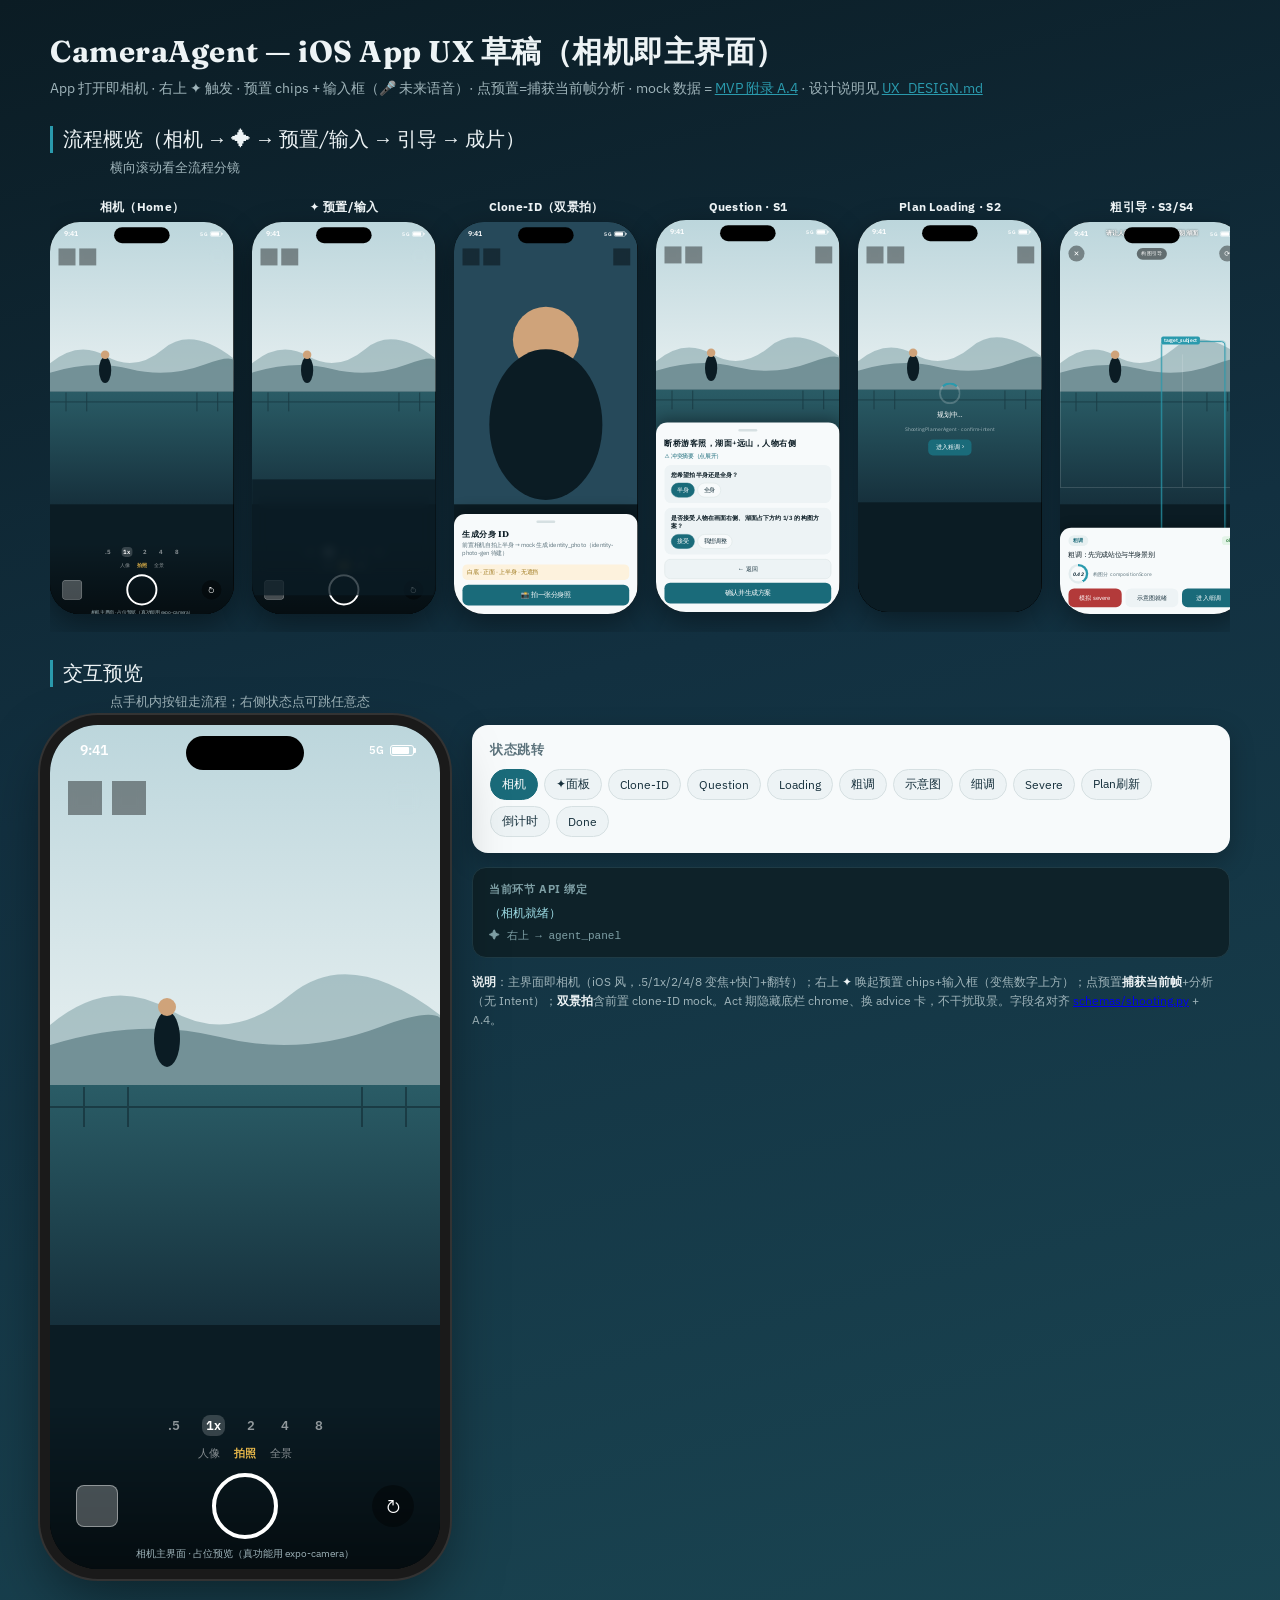
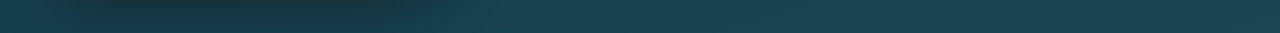
<file: docs/ui/ios_app_ux.html>
<!DOCTYPE html>
<html lang="zh-CN">
<head>
<meta charset="UTF-8">
<meta name="viewport" content="width=device-width,initial-scale=1">
<title>CameraAgent iOS App — UX 草稿（相机即主界面）</title>
<link rel="preconnect" href="https://fonts.googleapis.com">
<link rel="preconnect" href="https://fonts.gstatic.com" crossorigin>
<link href="https://fonts.googleapis.com/css2?family=Fraunces:opsz,wght@9..144,500;9..144,700&family=IBM+Plex+Sans:wght@400;500;600&display=swap" rel="stylesheet">
<style>
  :root{
    --ink:#0b1c24; --ink-soft:#16303c; --lake:#1a6b7a; --lake-bright:#2a9aad;
    --sun:#e8b84a; --danger:#b33a3a; --mist:#edf3f5; --paper:#f7fafb;
    --muted:#5c737c; --line:#d6e0e2;
    --font-display:"Fraunces",Georgia,serif;
    --font-body:"IBM Plex Sans",system-ui,-apple-system,sans-serif;
  }
  *{box-sizing:border-box;margin:0;padding:0}
  body{font-family:var(--font-body);background:linear-gradient(165deg,#0b1c24 0%,#123040 42%,#1a4552 100%);color:var(--ink);min-height:100vh;padding:32px 16px 64px}
  .wrap{max-width:1180px;margin:0 auto}
  header.page{color:var(--mist);margin-bottom:28px}
  header.page h1{font-family:var(--font-display);font-weight:700;font-size:30px;letter-spacing:.5px}
  header.page p{color:#9fb4ba;margin-top:6px;font-size:14px}
  header.page a{color:var(--lake-bright)}
  .sec-title{font-family:var(--font-display);color:var(--mist);font-size:20px;margin:28px 0 14px;border-left:3px solid var(--lake-bright);padding-left:10px}
  .sec-sub{color:#9fb4ba;font-size:13px;margin:-8px 0 14px 60px}

  /* phone shell */
  #storyboard{display:flex;gap:18px;overflow-x:auto;padding:8px 2px 18px;scroll-snap-type:x mandatory}
  .mini-wrap{scroll-snap-align:start;flex:0 0 auto}
  .mini-cap{color:#9fb4ba;font-size:12px;text-align:center;margin-bottom:6px;letter-spacing:.3px}
  .mini-cap b{color:var(--mist)}
  .mini-shell{width:184px;height:392px;overflow:hidden;border-radius:30px;background:#000;box-shadow:0 10px 30px rgba(0,0,0,.4)}
  .phone{width:390px;height:844px;background:#000;border-radius:48px;position:relative;overflow:hidden;
         box-shadow:0 0 0 10px #1a1a1a,0 0 0 12px #333,0 24px 60px rgba(0,0,0,.5)}
  .mini-shell .phone{transform:scale(.471);transform-origin:top left}
  .screen{position:absolute;inset:0;background:#000;overflow:hidden;display:flex;flex-direction:column}

  /* status bar + island */
  .statusbar{height:50px;flex:0 0 auto;display:flex;align-items:center;justify-content:space-between;
             padding:0 26px 0 30px;color:#fff;font-size:14px;font-weight:600;z-index:30;position:absolute;top:0;left:0;right:0}
  .statusbar .r{display:flex;gap:6px;align-items:center}
  .island{position:absolute;top:11px;left:50%;transform:translateX(-50%);width:118px;height:34px;background:#000;border-radius:20px;z-index:31}
  .statusbar .bat{width:24px;height:11px;border:1.5px solid #fff;border-radius:3px;position:relative}
  .statusbar .bat::after{content:"";position:absolute;right:-3px;top:2px;width:2px;height:5px;background:#fff;border-radius:0 1px 1px 0}
  .statusbar .bat i{display:block;height:7px;margin:1px;background:#fff;border-radius:1px}

  /* camera + chrome (iOS Camera-like) */
  .cam{flex:1 1 auto;position:relative;overflow:hidden;background:#0b1c24}
  .cam .scene{position:absolute;inset:0}
  .camtop{position:absolute;top:50px;left:0;right:0;height:46px;display:flex;align-items:center;justify-content:space-between;padding:0 18px;z-index:20}
  .camtop .ico{width:34px;height:34px;border-radius:50%;background:rgba(0,0,0,.4);display:flex;align-items:center;justify-content:center;color:#fff;font-size:15px;backdrop-filter:blur(4px)}
  .camtop .left{display:flex;gap:10px}
  .camtop .agent{background:linear-gradient(135deg,var(--lake-bright),var(--lake));box-shadow:0 0 0 2px rgba(255,255,255,.25)}
  .chrome{position:absolute;left:0;right:0;bottom:0;padding:8px 18px 30px;z-index:18;display:flex;flex-direction:column;gap:10px;
          background:linear-gradient(180deg,transparent,rgba(0,0,0,.55))}
  .zoom-row{display:flex;justify-content:center;gap:18px;color:#fff;font-size:13px;font-weight:600}
  .zoom-row span{opacity:.55;cursor:pointer;padding:2px 4px}
  .zoom-row span.on{opacity:1;background:rgba(255,255,255,.18);border-radius:8px}
  .mode-row{display:flex;justify-content:center;gap:14px;color:#fff;font-size:11px}
  .mode-row span{opacity:.5}
  .mode-row span.on{opacity:1;color:var(--sun);font-weight:600}
  .shutter-row{display:flex;align-items:center;justify-content:space-between;padding:0 8px;margin-top:2px}
  .thumb{width:42px;height:42px;border-radius:8px;background:rgba(255,255,255,.25);border:1px solid rgba(255,255,255,.4)}
  .shutter{width:66px;height:66px;border-radius:50%;border:4px solid #fff;background:transparent}
  .flip{width:42px;height:42px;border-radius:50%;background:rgba(0,0,0,.4);color:#fff;display:flex;align-items:center;justify-content:center;font-size:18px}

  /* agent panel (above zoom) */
  .agent-panel{position:absolute;left:14px;right:14px;bottom:96px;z-index:25;
               background:rgba(11,28,36,.78);backdrop-filter:blur(10px);border:1px solid rgba(255,255,255,.12);
               border-radius:18px;padding:12px 12px 10px;box-shadow:0 8px 24px rgba(0,0,0,.4)}
  .ap-head{display:flex;align-items:center;justify-content:space-between;margin-bottom:8px}
  .ap-head .t{color:#cfe0e3;font-size:12px;font-weight:600;letter-spacing:.3px}
  .ap-head .x{color:#9fb4ba;font-size:16px;cursor:pointer;width:24px;height:24px;display:flex;align-items:center;justify-content:center}
  .presets{display:flex;gap:8px;margin-bottom:8px}
  .presets .p{flex:1;text-align:center;font-size:13px;font-weight:600;color:#fff;border:1px solid rgba(255,255,255,.25);
              border-radius:10px;padding:9px 0;cursor:pointer;background:rgba(255,255,255,.06)}
  .presets .p:hover{background:rgba(42,154,173,.25);border-color:var(--lake-bright)}
  .presets .p .d{display:block;font-size:9px;font-weight:400;opacity:.6;margin-top:2px}
  .input-row{display:flex;align-items:center;gap:8px;background:rgba(255,255,255,.08);border:1px solid rgba(255,255,255,.15);
             border-radius:10px;padding:6px 8px}
  .input-row input{flex:1;background:transparent;border:none;outline:none;color:#fff;font-family:var(--font-body);font-size:13px}
  .input-row input::placeholder{color:#7a929a}
  .input-row .voice{color:#7a929a;font-size:16px;cursor:not-allowed}
  .input-row .send{color:var(--lake-bright);font-size:18px;cursor:pointer;width:28px;text-align:center}
  .ap-hint{text-align:center;color:#5c7d83;font-size:10px;margin-top:6px}

  /* overlay */
  .ov{position:absolute;inset:0;pointer-events:none;z-index:15}
  .ov .rotv{position:absolute;top:33.33%;bottom:33.33%;left:0;width:1px;background:rgba(255,255,255,.3)}
  .ov .roth{position:absolute;left:33.33%;right:33.33%;top:0;height:1px;background:rgba(255,255,255,.3)}
  .ov .rotv2{left:66.66%} .ov .roth2{top:66.66%;left:0;right:0}
  .ov .bbox{position:absolute;border:2px solid var(--lake-bright);border-radius:8px;box-shadow:0 0 0 2px rgba(42,154,173,.25)}
  .ov .bbox .lbl{position:absolute;top:-12px;left:-2px;background:var(--lake-bright);color:#fff;font-size:10px;padding:2px 6px;border-radius:4px;font-weight:600}
  .ov .txt{position:absolute;left:0;right:0;text-align:center;color:#fff;font-size:13px;font-weight:600;text-shadow:0 1px 4px rgba(0,0,0,.7);padding:0 16px}
  .ov .txt.top{top:14px} .ov .txt.bottom{bottom:14px}
  .ov .arrow{position:absolute;left:30%;top:46%;color:var(--sun)}
  .ov .refimg{position:absolute;inset:0;opacity:.35}
  .pip{position:absolute;top:108px;right:14px;width:96px;height:96px;border-radius:12px;overflow:hidden;border:2px solid rgba(255,255,255,.7);box-shadow:0 6px 16px rgba(0,0,0,.4);z-index:22}
  .pip .tag{position:absolute;bottom:0;left:0;right:0;background:rgba(0,0,0,.55);color:#fff;font-size:9px;text-align:center;padding:2px}

  /* act top bar (chrome hidden) */
  .acttop{position:absolute;top:50px;left:0;right:0;display:flex;align-items:center;justify-content:space-between;padding:0 18px;z-index:20}
  .acttop .ico{width:34px;height:34px;border-radius:50%;background:rgba(0,0,0,.4);display:flex;align-items:center;justify-content:center;color:#fff;font-size:15px}
  .acttop .chip{background:rgba(0,0,0,.5);color:#fff;font-size:11px;padding:5px 10px;border-radius:999px}

  /* bottom advice card */
  .bottomcard{position:absolute;left:0;right:0;bottom:0;background:var(--paper);border-radius:24px 24px 0 0;padding:16px 18px 26px;box-shadow:0 -6px 20px rgba(0,0,0,.25);z-index:18}
  .bc-row{display:flex;align-items:center;gap:8px;margin-bottom:8px}
  .ph-chip{font-size:11px;font-weight:600;padding:4px 10px;border-radius:999px}
  .ph-chip.coarse{background:#e7f0f1;color:var(--lake)}
  .ph-chip.fine{background:#fdf2dd;color:#9a7416}
  .badge{font-size:10px;font-weight:600;padding:3px 8px;border-radius:6px;margin-left:auto}
  .badge.ok{background:#e3f4e8;color:#2a7a3a}
  .badge.warning{background:#fdf2dd;color:#9a7416}
  .badge.severe{background:#fbe6e6;color:var(--danger)}
  .advice{font-size:14px;color:var(--ink);line-height:1.45;margin:4px 0 10px}
  .ringwrap{display:flex;align-items:center;gap:10px;margin:8px 0}
  .ring{width:42px;height:42px;border-radius:50%;background:conic-gradient(var(--lake-bright) calc(var(--p)*1%),#e2ecee 0);display:flex;align-items:center;justify-content:center}
  .ring i{width:32px;height:32px;border-radius:50%;background:var(--paper);display:flex;align-items:center;justify-content:center;font-size:11px;font-weight:700;color:var(--ink-soft)}
  .ringwrap .lbl{font-size:11px;color:var(--muted)}
  .pbar{height:8px;border-radius:6px;background:#e2ecec;overflow:hidden;margin:6px 0 4px}
  .pbar i{display:block;height:100%;background:linear-gradient(90deg,var(--lake),var(--lake-bright))}
  .pbar-lbl{font-size:10px;color:var(--muted);display:flex;justify-content:space-between}
  .bc-actions{display:flex;gap:8px;margin-top:10px}
  .bc-actions button{flex:1;font-family:var(--font-body);font-size:13px;border:none;border-radius:12px;padding:11px 0;cursor:pointer}
  .btn-ghost{background:var(--mist);color:var(--ink-soft)}
  .btn-ghost:hover{background:#dde9eb}
  .btn-primary{background:var(--lake);color:#fff}
  .btn-primary:hover{background:var(--lake-bright)}
  .btn-danger{background:var(--danger);color:#fff}

  /* sheets over camera */
  .sheet{position:absolute;left:0;right:0;bottom:0;background:var(--paper);border-radius:24px 24px 0 0;padding:14px 18px 30px;box-shadow:0 -8px 30px rgba(0,0,0,.3);z-index:30}
  .grab{width:40px;height:5px;border-radius:3px;background:var(--line);margin:0 auto 12px}
  .sheet h2{font-family:var(--font-display);font-size:18px;color:var(--ink);margin-bottom:4px}
  .sheet .sub{font-size:12px;color:var(--muted);margin-bottom:14px}
  .qcard{background:var(--mist);border-radius:14px;padding:12px 14px;margin:10px 0}
  .qcard .qt{font-size:13px;font-weight:600;color:var(--ink);margin-bottom:8px}
  .chips{display:flex;flex-wrap:wrap;gap:6px}
  .chips .c{font-size:12px;background:var(--paper);border:1px solid var(--line);border-radius:999px;padding:6px 12px;cursor:pointer;color:var(--ink-soft)}
  .chips .c:hover{border-color:var(--lake-bright)}
  .chips .c.sel{background:var(--lake);color:#fff;border-color:var(--lake)}
  .collapse{font-size:12px;color:var(--lake);margin:8px 0 2px;cursor:pointer}
  .conflicts{font-size:11px;color:var(--muted);background:#fbe6e6;border-radius:10px;padding:8px 10px;display:none}
  .conflicts.open{display:block}
  .conflicts b{color:var(--danger)}

  /* loading / countdown / done */
  .center-col{position:absolute;inset:0;display:flex;flex-direction:column;align-items:center;justify-content:center;gap:14px;color:#fff;z-index:24;pointer-events:none}
  .center-col .btn-primary{pointer-events:auto;border:none;border-radius:10px;padding:8px 16px;cursor:pointer}
  .spinner{width:46px;height:46px;border-radius:50%;border:4px solid rgba(255,255,255,.2);border-top-color:var(--lake-bright);animation:sp 1s linear infinite}
  @keyframes sp{to{transform:rotate(360deg)}}
  .ready-ring{width:130px;height:130px;border-radius:50%;border:6px solid rgba(255,255,255,.85);display:flex;align-items:center;justify-content:center;color:#fff;font-weight:700;font-size:18px;box-shadow:0 0 0 8px rgba(255,255,255,.15)}
  .countdown{font-family:var(--font-display);font-size:120px;color:#fff;text-shadow:0 4px 20px rgba(0,0,0,.5)}
  .done-shot{position:absolute;inset:0;background:linear-gradient(165deg,#1a4552,#0b1c24);display:flex;align-items:center;justify-content:center;color:#fff;z-index:12}
  .done-card{position:absolute;left:0;right:0;bottom:0;background:var(--paper);border-radius:24px 24px 0 0;padding:16px 18px 28px;z-index:30}

  /* severe banner / modal */
  .severe-banner{position:absolute;top:50px;left:0;right:0;background:var(--danger);color:#fff;padding:10px 16px;display:flex;align-items:center;gap:10px;z-index:23;font-size:13px;box-shadow:0 4px 12px rgba(0,0,0,.3)}
  .severe-banner button{margin-left:auto;background:rgba(255,255,255,.2);border:none;color:#fff;border-radius:8px;padding:5px 10px;font-size:11px;cursor:pointer}
  .modal-bg{position:absolute;inset:0;background:rgba(0,0,0,.5);display:flex;align-items:center;justify-content:center;z-index:40}
  .modal{background:var(--paper);border-radius:18px;padding:22px 20px;width:300px;text-align:center}
  .modal h3{font-family:var(--font-display);font-size:18px;margin-bottom:8px}
  .modal p{font-size:13px;color:var(--muted);margin-bottom:16px}
  .modal .row{display:flex;gap:8px}
  .modal .row button{flex:1;border:none;border-radius:12px;padding:11px 0;font-size:13px;cursor:pointer}
  .note-mock{position:absolute;bottom:8px;left:0;right:0;text-align:center;font-size:10px;color:#9fb4ba;z-index:50}
</style>
</head>
<body>
<div class="wrap">
  <header class="page">
    <h1>CameraAgent — iOS App UX 草稿（相机即主界面）</h1>
    <p>App 打开即相机 · 右上 ✦ 触发 · 预置 chips + 输入框（🎤 未来语音）· 点预置=捕获当前帧分析 · mock 数据 = <a href="../01-MVP期-方案设计及计划.md">MVP 附录 A.4</a> · 设计说明见 <a href="UX_DESIGN.md">UX_DESIGN.md</a></p>
  </header>

  <div class="sec-title">流程概览（相机 → ✦ → 预置/输入 → 引导 → 成片）</div>
  <div class="sec-sub">横向滚动看全流程分镜</div>
  <div id="storyboard"></div>

  <div class="sec-title">交互预览</div>
  <div class="sec-sub">点手机内按钮走流程；右侧状态点可跳任意态</div>
  <div id="interactive">
    <div class="phone-stage">
      <div class="phone"><div class="screen" id="screen"></div></div>
    </div>
    <div class="side">
      <div class="nav-card">
        <h3>状态跳转</h3>
        <div class="nav-grid" id="navgrid"></div>
      </div>
      <div class="api-card">
        <h3>当前环节 API 绑定</h3>
        <div class="ep" id="api-ep">—</div>
        <div class="pl" id="api-pl"></div>
      </div>
      <div class="legend">
        <b>说明</b>：主界面即相机（iOS 风，.5/1x/2/4/8 变焦+快门+翻转）；右上 <b>✦</b> 唤起预置 chips+输入框（变焦数字上方）；点预置<b>捕获当前帧</b>+分析（无 Intent）；<b>双景拍</b>含前置 clone-ID mock。Act 期隐藏底栏 chrome、换 advice 卡，不干扰取景。字段名对齐 <a href="../../schemas/shooting.py">schemas/shooting.py</a> + A.4。
      </div>
    </div>
  </div>
</div>

<style>
  .nav-card{background:var(--paper);border-radius:16px;padding:16px 18px;box-shadow:0 8px 24px rgba(0,0,0,.25)}
  .nav-card h3{font-size:13px;color:var(--muted);text-transform:uppercase;letter-spacing:.6px;margin-bottom:10px}
  .nav-grid{display:flex;flex-wrap:wrap;gap:6px}
  .nav-grid button{font-family:var(--font-body);font-size:12px;background:var(--mist);color:var(--ink-soft);border:1px solid var(--line);border-radius:999px;padding:6px 11px;cursor:pointer;transition:.15s}
  .nav-grid button:hover{border-color:var(--lake-bright);color:var(--lake)}
  .nav-grid button.on{background:var(--lake);color:#fff;border-color:var(--lake)}
  .api-card{background:#0e2229;border:1px solid #1f3b45;border-radius:14px;padding:14px 16px;margin-top:14px;color:var(--mist)}
  .api-card h3{color:#7fa0a6;font-size:11px;text-transform:uppercase;letter-spacing:.6px;margin-bottom:8px}
  .api-card .ep{font-family:ui-monospace,Menlo,monospace;font-size:12px;color:#9fdfe8;word-break:break-all}
  .api-card .pl{font-family:ui-monospace,Menlo,monospace;font-size:11px;color:#7fa0a6;margin-top:6px;white-space:pre-wrap}
  .legend{font-size:12px;color:#9fb4ba;margin-top:14px;line-height:1.6}
  .legend b{color:var(--mist)}
  #interactive{display:flex;gap:32px;align-items:flex-start;flex-wrap:wrap}
  .phone-stage{flex:0 0 auto}
  .side{flex:1 1 320px;min-width:300px}
</style>

<script>
/* ---- mock data (MVP 附录 A.4 断桥样例) ---- */
const MOCK = {
  draftGoal:"断桥游客照，湖面+远山，人物右侧",
  questions:[
    {questionId:"q1", text:"您希望拍半身还是全身？", options:["半身","全身"], rec:0},
    {questionId:"q2", text:"是否接受人物在画面右侧、湖面占下方约 1/3 的构图方案？", options:["接受","我想调整"], rec:0}
  ],
  conflicts:[{summary:"意图要求人物在右侧，但当前帧人物偏左", userSide:"人物在右侧", aestheticSide:"建议人物落在右侧三分", sceneSide:"当前主体偏画面左侧"}],
  plan:{goal:"断桥游客照，人物右侧、保留湖面远山", steps:[
    {stepId:"s0_intent",title:"意图确认",status:"completed"},
    {stepId:"s1_coarse_act",title:"粗调站位与景别",status:"in_progress"},
    {stepId:"s2_fine_act",title:"精调姿态对齐",status:"pending"}
  ]},
  coarseGuidance:{adviceText:"粗调：先完成站位与半身景别", layers:[
    {kind:"rule_of_thirds"},
    {kind:"bbox", normalized:[0.55,0.30,0.35,0.50], label:"target_subject"},
    {kind:"text", text:"请让人物站到栏杆左侧，面朝湖面", position:"top"}
  ]},
  analyzeFine:{compositionScore:0.78, vlmAlignScore:0.82, gaps:["头部可再微左转 5°"], progressScore:0.804, planDeviation:"ok", captureReady:true, captureReason:"coarse_and_fine_threshold_met", adviceText:"接近目标示意图，保持"}
};
const MOCK2 = JSON.parse(JSON.stringify(MOCK));
MOCK2.draftGoal="断桥分身入画：分身立于右侧三分，本人对镜";
MOCK2.plan.goal="断桥分身入画：分身右侧三分，本人面向镜头";
MOCK2.coarseGuidance.adviceText="粗调：分身站位右三分，本人对镜姿态微侧";
MOCK2.coarseGuidance.layers=[
  {kind:"rule_of_thirds"},
  {kind:"bbox", normalized:[0.55,0.30,0.35,0.50], label:"clone_target"},
  {kind:"bbox", normalized:[0.10,0.32,0.28,0.46], label:"self_position"},
  {kind:"text", text:"分身置于右三分虚框，本人面向镜头", position:"top"}
];

/* ---- scene SVG (取景占位) ---- */
function sceneSVG(figX, isRef){
  const fx=figX*390;
  return `<svg class="scene" viewBox="0 0 390 600" preserveAspectRatio="xMidYMid slice" xmlns="http://www.w3.org/2000/svg">
    <defs>
      <linearGradient id="sky" x1="0" y1="0" x2="0" y2="1"><stop offset="0" stop-color="#bcd6dc"/><stop offset="1" stop-color="#e8f0f1"/></linearGradient>
      <linearGradient id="lake" x1="0" y1="0" x2="0" y2="1"><stop offset="0" stop-color="#2a5c66"/><stop offset="1" stop-color="#16303c"/></linearGradient>
    </defs>
    <rect width="390" height="360" fill="url(#sky)"/>
    <path d="M0 300 Q60 250 120 285 T240 270 T390 290 V360 H0 Z" fill="#7fa0a6" opacity=".55"/>
    <path d="M0 320 Q90 292 170 312 T330 302 T390 316 V360 H0 Z" fill="#5c7d83" opacity=".7"/>
    <rect y="360" width="390" height="240" fill="url(#lake)"/>
    <g stroke="#0b1c24" stroke-width="2" opacity=".45" fill="none">
      <line x1="0" y1="382" x2="390" y2="382"/>
      <line x1="34" y1="362" x2="34" y2="402"/><line x1="78" y1="362" x2="78" y2="402"/>
      <line x1="312" y1="362" x2="312" y2="402"/><line x1="356" y1="362" x2="356" y2="402"/>
    </g>
    <g transform="translate(${fx},300)">
      <ellipse cx="0" cy="14" rx="13" ry="28" fill="#0b1c24"/>
      <circle cx="0" cy="-18" r="9" fill="#cfa37a"/>
    </g>
  </svg>`;
}
function selfieSVG(){
  return `<svg class="scene" viewBox="0 0 390 600" preserveAspectRatio="xMidYMid slice" xmlns="http://www.w3.org/2000/svg">
    <rect width="390" height="600" fill="#26495a"/>
    <circle cx="195" cy="250" r="70" fill="#cfa37a"/>
    <ellipse cx="195" cy="430" rx="120" ry="160" fill="#0b1c24"/>
  </svg>`;
}

/* ---- shared chrome ---- */
function statusbar(){
  return `<div class="statusbar"><span>9:41</span>
    <div class="r"><span style="font-size:11px">5G</span>
    <span class="bat"><i style="width:78%"></i></span></div></div>
    <div class="island"></div>`;
}
function camtop(rightAgent){
  // rightAgent true → ✦ button (camera home / agent_panel); false → ✕ exit (act)
  const right = rightAgent
    ? `<div class="ico agent" title="CameraAgent" onclick="go('agent_panel')">✦</div>`
    : `<div class="ico" onclick="go('camera')" title="退出">✕</div>`;
  return `<div class="camtop"><div class="left"><div class="ico" title="闪光">⚡</div><div class="ico" title="夜景">◐</div></div>${right}</div>`;
}
function chrome(){
  return `<div class="chrome">
    <div class="zoom-row"><span>.5</span><span class="on">1x</span><span>2</span><span>4</span><span>8</span></div>
    <div class="mode-row"><span>人像</span><span class="on">拍照</span><span>全景</span></div>
    <div class="shutter-row"><div class="thumb"></div><div class="shutter"></div><div class="flip">↻</div></div>
  </div>`;
}
function overlayHTML(layers, refOn){
  let h='<div class="ov">';
  (layers||[]).forEach(L=>{
    if(L.kind==="rule_of_thirds"){h+='<div class="rotv"></div><div class="rotv rotv2"></div><div class="roth"></div><div class="roth roth2"></div>';}
    if(L.kind==="bbox"&&L.normalized){const[x,y,w,ht]=L.normalized;
      h+=`<div class="bbox" style="left:${x*100}%;top:${y*100}%;width:${w*100}%;height:${ht*100}%"><span class="lbl">${L.label||""}</span></div>`;}
    if(L.kind==="text"){h+=`<div class="txt ${L.position||'top'}">${L.text||""}</div>`;}
    if(L.kind==="arrow"){h+='<svg class="arrow" width="80" height="40"><path d="M5 30 L55 30 M45 18 L65 30 L45 42" stroke="#e8b84a" stroke-width="3" fill="none" stroke-linecap="round" stroke-linejoin="round"/></svg>';}
  });
  if(refOn) h+=`<div class="refimg">${sceneSVG(0.72,true)}</div>`;
  h+='</div>';
  return h;
}
function ring(p){return `<div class="ringwrap"><div class="ring" style="--p:${Math.round(p*100)}"><i>${p.toFixed(2)}</i></div><span class="lbl">构图分 compositionScore</span></div>`;}
function pbar(p){return `<div class="pbar"><i style="width:${Math.round(p*100)}%"></i></div><div class="pbar-lbl"><span>对齐进度 progressScore</span><span>${p.toFixed(3)}</span></div>`;}
function bcActions(btns){return `<div class="bc-actions">${btns.map(b=>`<button class="${b.c}" onclick="${b.o}">${b.t}</button>`).join("")}</div>`;}

/* ---- states ---- */
function cameraHTML(){
  return `${statusbar()}${camtop(true)}
  <div class="cam"><div class="scene">${sceneSVG(0.30,false)}</div></div>
  ${chrome()}
  <div class="note-mock">相机主界面 · 占位预览（真功能用 expo-camera）</div>`;
}
function agentPanelHTML(){
  return `${statusbar()}${camtop(true)}
  <div class="cam"><div class="scene">${sceneSVG(0.30,false)}</div></div>
  ${chrome()}
  <div class="agent-panel">
    <div class="ap-head"><span class="t">CameraAgent · 选场景或输入意图</span><span class="x" onclick="go('camera')">✕</span></div>
    <div class="presets">
      <div class="p" onclick="setSc(1);go('question')">构图引导<span class="d">捕获当前帧 · 构图/站位</span></div>
      <div class="p" onclick="setSc(2);go('clone_id')">双景拍<span class="d">前置分身+后置场景</span></div>
    </div>
    <div class="input-row">
      <input id="intent" placeholder="或输入拍摄意图…" onfocus="this.value=this.value" value="">
      <span class="voice" title="未来支持语音输入">🎤</span>
      <span class="send" onclick="go('question')">↗</span>
    </div>
    <div class="ap-hint">点预置=捕获当前预览帧分析（默认不输入意图）</div>
  </div>`;
}
function cloneIDHTML(){
  return `${statusbar()}${camtop(false)}
  <div class="cam"><div class="scene">${selfieSVG()}</div></div>
  <div class="sheet">
    <div class="grab"></div>
    <h2>生成分身 ID</h2>
    <div class="sub">前置相机自拍上半身 → mock 生成 identity_photo（identity-photo-gen 待建）</div>
    <div style="font-size:12px;background:#fdf2dd;color:#9a7416;border-radius:10px;padding:8px 10px;margin-bottom:10px">白底 · 正面 · 上半身 · 无遮挡</div>
    <button class="btn-primary" style="width:100%;border:none;border-radius:12px;padding:13px;font-size:14px;cursor:pointer" onclick="go('question')">📸 拍一张分身照</button>
  </div>`;
}
function questionHTML(){
  const m = sc===2?MOCK2:MOCK;
  let qh='';
  m.questions.forEach(q=>{
    qh+=`<div class="qcard"><div class="qt">${q.text}</div><div class="chips">`;
    q.options.forEach((o,i)=>{qh+=`<span class="c${i===q.rec?' sel':''}" onclick="this.parentNode.querySelectorAll('.c').forEach(x=>x.classList.remove('sel'));this.classList.add('sel')">${o}</span>`;});
    qh+='</div></div>';
  });
  const cl = m.conflicts.map(c=>`<div>• ${c.summary}<br><b>用户</b> ${c.userSide} · <b>美学</b> ${c.aestheticSide} · <b>场景</b> ${c.sceneSide}</div>`).join("");
  return `${statusbar()}${camtop(false)}
  <div class="cam"><div class="scene">${sceneSVG(0.30,false)}</div></div>
  <div class="sheet">
    <div class="grab"></div>
    <h2>${m.draftGoal}</h2>
    <div class="collapse" onclick="this.nextElementSibling.classList.toggle('open')">⚠ 冲突摘要（点展开）</div>
    <div class="conflicts">${cl}</div>
    ${qh}
    <button class="btn-ghost" style="width:100%;border:1px solid var(--line);border-radius:12px;padding:11px;margin-bottom:8px;cursor:pointer" onclick="go('agent_panel')">← 返回</button>
    <button class="btn-primary" style="width:100%;border:none;border-radius:12px;padding:13px;font-size:14px;cursor:pointer" onclick="go('loading')">确认并生成方案</button>
  </div>`;
}
function loadingHTML(){
  return `${statusbar()}${camtop(false)}
  <div class="cam"><div class="scene">${sceneSVG(0.30,false)}</div></div>
  <div class="center-col">
    <div class="spinner"></div>
    <div style="font-size:14px">规划中…</div>
    <div style="font-size:11px;color:#9fb4ba">ShootingPlannerAgent · confirm-intent</div>
    <button class="btn-primary" onclick="go('coarse')">进入粗调 ›</button>
  </div>`;
}
function actHTML(sub){
  const m = sc===2?MOCK2:MOCK;
  let layers=m.coarseGuidance.layers, advice=m.coarseGuidance.adviceText, chip='<span class="ph-chip coarse">粗调</span>', extra="", refOn=false, dev="ok", comp=0.42, prog=null, actions=[];
  if(sub==="reference_pip"){comp=0.58; advice="示意图就绪（28.5s · qwen2511），点缩略图比对目标"; extra=`<div class="pip" onclick="go('fine')">${sceneSVG(0.72,true)}<div class="tag">示意图 · ready</div></div>`;}
  if(sub==="fine"){refOn=true; chip='<span class="ph-chip fine">细调</span>'; const a=m.analyzeFine; comp=a.compositionScore; prog=a.progressScore; advice=a.adviceText+"（"+a.gaps.join("；")+"）"; dev=a.planDeviation; extra=`<div class="pip">${sceneSVG(0.72,true)}<div class="tag">目标图</div></div>`;}
  if(sub==="severe"){comp=0.28; dev="severe"; advice="连续 5 帧 compositionScore<0.35，主体偏离目标区";}
  if(sub==="plan_refresh"){comp=0.40; advice="场景变化，需重新规划 Plan 与参考图";}
  const devBadge=`<span class="badge ${dev}">${dev}</span>`;
  const progH = prog!==null? pbar(prog):"";
  if(sub==="coarse") actions=[{t:"模拟 severe",c:"btn-danger",o:"go('severe')"},{t:"示意图就绪",c:"btn-ghost",o:"go('reference_pip')"},{t:"进入细调",c:"btn-primary",o:"go('fine')"}];
  else if(sub==="reference_pip") actions=[{t:"叠加比对 → 细调",c:"btn-primary",o:"go('fine')"},{t:"返回粗调",c:"btn-ghost",o:"go('coarse')"}];
  else if(sub==="fine") actions=[{t:"模拟 Plan 刷新",c:"btn-ghost",o:"go('plan_refresh')"},{t:"就绪 · 拍摄",c:"btn-primary",o:"go('capture')"}];
  else if(sub==="severe") actions=[{t:"继续引导",c:"btn-ghost",o:"go('coarse')"},{t:"退出 Plan",c:"btn-danger",o:"go('camera')"}];
  else if(sub==="plan_refresh") actions=[{t:"取消",c:"btn-ghost",o:"go('coarse')"},{t:"重新规划",c:"btn-primary",o:"go('coarse')"}];
  const modal = sub==="plan_refresh" ? `<div class="modal-bg"><div class="modal"><h3>场景变化</h3><p>检测到场景失效（原帧缺失物体出现），需重新规划 Plan 与参考图。</p><div class="row"><button class="btn-ghost" onclick="go('coarse')">取消</button><button class="btn-primary" onclick="go('coarse')">重新规划</button></div></div></div>`:"";
  const banner = sub==="severe" ? `<div class="severe-banner">⚠ 连续偏离，是否退出 Plan？<button onclick="go('camera')">退出</button></div>`:"";
  const sceneChip = sc===2?"分身入画":"构图引导";
  return `${statusbar()}${banner}
  <div class="acttop"><div class="ico" onclick="go('camera')" title="退出">✕</div><div class="chip">${sceneChip}</div><div class="ico">⟳</div></div>
  <div class="cam"><div class="scene">${sceneSVG(0.30,false)}</div>${overlayHTML(layers,refOn)}${extra}</div>
  <div class="bottomcard">
    <div class="bc-row">${chip}${devBadge}</div>
    <div class="advice">${advice}</div>
    ${ring(comp)}${progH}
    ${bcActions(actions)}
  </div>${modal}`;
}
function captureHTML(){
  return `${statusbar()}${camtop(false)}
  <div class="cam"><div class="scene">${sceneSVG(0.30,false)}</div></div>
  <div class="center-col" id="cd">
    <div class="ready-ring">就绪</div>
    <div class="countdown" id="cdnum">3</div>
    <div style="font-size:13px;color:#cfe0e3">captureReady · coarse_and_fine_threshold_met</div>
  </div>`;
}
function doneHTML(){
  const m=sc===2?MOCK2:MOCK;
  const steps=m.plan.steps.map(s=>`<div style="font-size:12px;color:${s.status==='completed'?'#2a7a3a':s.status==='in_progress'?'var(--lake)':'var(--muted)'};margin:3px 0">${s.status==='completed'?'✓':s.status==='in_progress'?'▶':'○'} ${s.title}</div>`).join("");
  const post = sc===2?`<div style="font-size:11px;color:var(--muted);background:#fdf2dd;border-radius:8px;padding:6px 8px;margin:6px 0">后处理：character-swap / id-correction（P4+ 未来）</div>`:"";
  return `${statusbar()}${camtop(false)}
  <div class="done-shot"><div style="text-align:center"><div style="font-size:40px">🖼</div><div style="font-size:13px;margin-top:6px">成片预览</div></div></div>
  <div class="done-card">
    <h2 style="font-family:var(--font-display);font-size:18px;margin-bottom:4px">拍摄完成</h2>
    <div style="font-size:12px;color:var(--muted);margin-bottom:8px">${m.plan.goal}</div>
    ${steps}${post}
    <div class="bc-actions" style="margin-top:12px">
      <button class="btn-ghost" onclick="go('camera')">再拍一组</button>
      <button class="btn-primary" onclick="go('camera')">完成</button>
    </div>
  </div>`;
}

/* ---- dispatch ---- */
function renderState(state){
  switch(state){
    case 'camera': return cameraHTML();
    case 'agent_panel': return agentPanelHTML();
    case 'clone_id': return cloneIDHTML();
    case 'question': return questionHTML();
    case 'loading': return loadingHTML();
    case 'coarse': return actHTML('coarse');
    case 'reference_pip': return actHTML('reference_pip');
    case 'fine': return actHTML('fine');
    case 'severe': return actHTML('severe');
    case 'plan_refresh': return actHTML('plan_refresh');
    case 'capture': return captureHTML();
    case 'done': return doneHTML();
  }
}
const API = {
  camera:["（相机就绪）","✦ 右上 → agent_panel"],
  agent_panel:["POST /api/v1/sessions/{id}/submit-intent","预置=捕获当前帧 + userIntent=''；输入=+userIntent"],
  clone_id:["(mock) identity-photo-gen","待建 · 前置自拍 → 切后置场景"],
  question:["POST submit-intent →","IntentPhaseResult{ draftGoal, questions, conflicts }"],
  loading:["POST /api/v1/sessions/{id}/confirm-intent","{ answers:[{questionId,value}] } → PlanAndEditInstruction"],
  coarse:["POST /api/v1/sessions/{id}/analyze-frame?phase=coarse_act","→ { guidanceOverlay, compositionScore, planDeviation } (PR2)"],
  reference_pip:["GET /api/v1/sessions/{id}/reference-preview","→ ready 后 GET .../reference-preview.png"],
  fine:["POST /api/v1/sessions/{id}/analyze-frame?phase=fine_act","→ { vlmAlignScore, progressScore, captureReady } (PR2)"],
  severe:["analyze-frame 返回 planDeviation=severe","连续5帧 score<0.35 / IoU<0.2×3 / 人脸消失>3s"],
  plan_refresh:["edge→cloud invalidate signal + 新帧","re-Plan → 刷新 overlay + 重生参考图"],
  capture:["captureReady=true","captureReason: coarse_and_fine_threshold_met"],
  done:["（拍摄结束）","本地保存成片；场景二后处理 P4+"]
};
const NAV=[["camera","相机"],["agent_panel","✦面板"],["clone_id","Clone-ID"],["question","Question"],["loading","Loading"],["coarse","粗调"],["reference_pip","示意图"],["fine","细调"],["severe","Severe"],["plan_refresh","Plan刷新"],["capture","倒计时"],["done","Done"]];

let sc=1, cur='camera', cdTimer=null;
function paint(){
  if(cdTimer && cur!=='capture'){clearInterval(cdTimer);cdTimer=null;}
  const el=document.getElementById('screen'); el.innerHTML=renderState(cur);
  document.querySelectorAll('#navgrid button').forEach(b=>b.classList.toggle('on',b.dataset.s===cur));
  const a=API[cur]||["—",""]; document.getElementById('api-ep').textContent=a[0]; document.getElementById('api-pl').textContent=a[1];
  if(cur==='capture') runCountdown();
}
function go(s){ cur=s; paint(); }
function setSc(v){ sc=v; }
function runCountdown(){
  if(cdTimer) clearInterval(cdTimer);
  let n=3; const num=document.querySelector('#screen #cdnum'); if(!num) return;
  num.textContent=n;
  cdTimer=setInterval(()=>{ n--; if(n<=0){clearInterval(cdTimer);cdTimer=null;go('done');}else{num.textContent=n;}},1000);
}

/* ---- init ---- */
function init(){
  const ng=document.getElementById('navgrid');
  NAV.forEach(([s,l])=>{const b=document.createElement('button');b.textContent=l;b.dataset.s=s;b.onclick=()=>go(s);ng.appendChild(b);});
  const sb=document.getElementById('storyboard');
  const frames=[
    ["camera","相机（Home）",1],["agent_panel","✦ 预置/输入",1],["clone_id","Clone-ID（双景拍）",2],
    ["question","Question · S1",1],["loading","Plan Loading · S2",1],["coarse","粗引导 · S3/S4",1],
    ["reference_pip","示意图 · S4'",1],["fine","细引导 · S5",1],["severe","Severe",1],
    ["plan_refresh","Plan 刷新",1],["capture","倒计时 · S6",1],["done","Done",1]
  ];
  frames.forEach(([st,cap,v])=>{
    const w=document.createElement('div');w.className='mini-wrap';
    const cap2=document.createElement('div');cap2.className='mini-cap';cap2.innerHTML=`<b>${cap}</b>`;
    const sh=document.createElement('div');sh.className='mini-shell';
    const ph=document.createElement('div');ph.className='phone';
    const scr=document.createElement('div');scr.className='screen';
    const oldSc=sc; sc=v; scr.innerHTML=renderState(st); sc=oldSc;
    ph.appendChild(scr);sh.appendChild(ph);w.appendChild(cap2);w.appendChild(sh);sb.appendChild(w);
  });
  sc=1; cur='camera'; paint();
}
init();
</script>
</body>
</html>
</file>
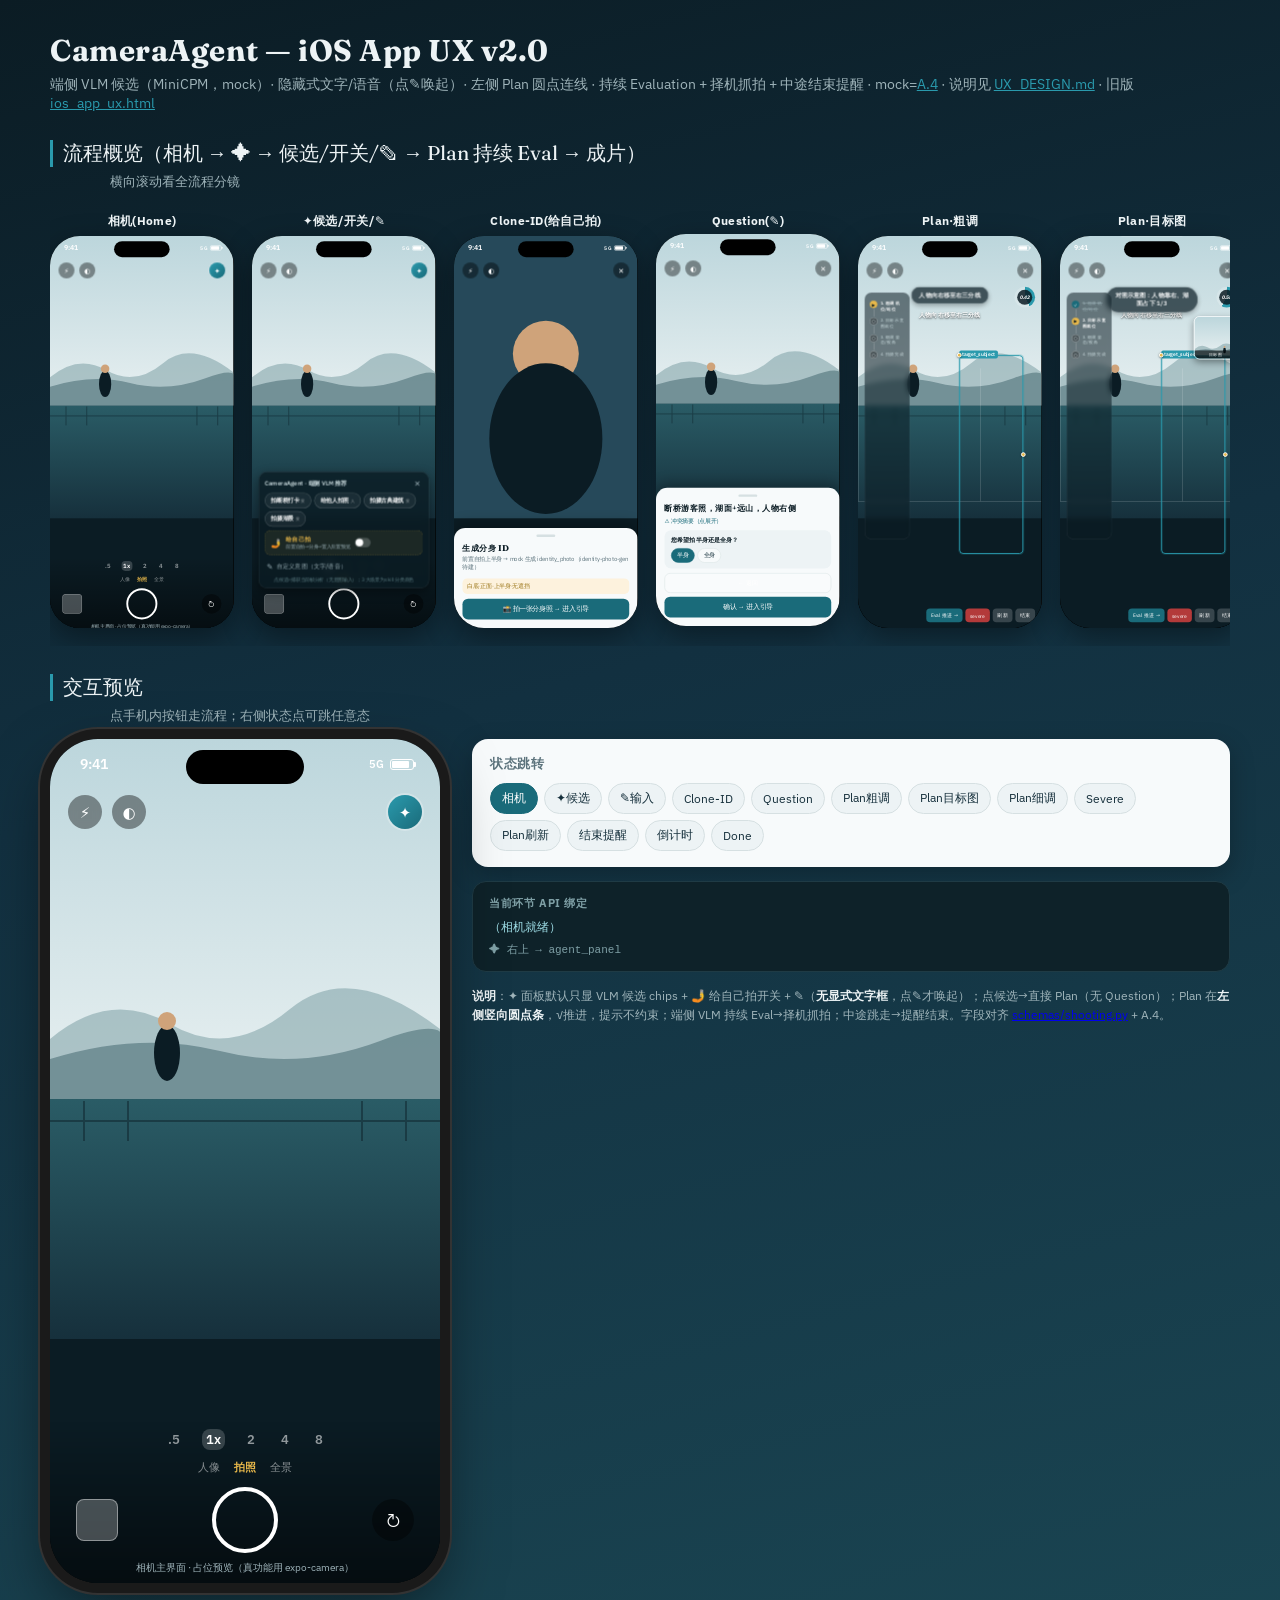
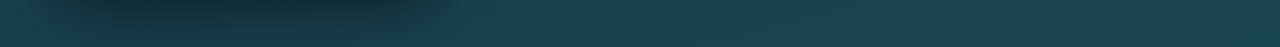
<file: docs/ui/ios_app_ux_v1.html>
<!DOCTYPE html>
<html lang="zh-CN">
<head>
<meta charset="UTF-8">
<meta name="viewport" content="width=device-width,initial-scale=1">
<title>CameraAgent iOS App — UX v2.0（端侧VLM候选 + 隐藏输入 + 左侧Plan）</title>
<link rel="preconnect" href="https://fonts.googleapis.com">
<link rel="preconnect" href="https://fonts.gstatic.com" crossorigin>
<link href="https://fonts.googleapis.com/css2?family=Fraunces:opsz,wght@9..144,500;9..144,700&family=IBM+Plex+Sans:wght@400;500;600&display=swap" rel="stylesheet">
<style>
  :root{
    --ink:#0b1c24; --ink-soft:#16303c; --lake:#1a6b7a; --lake-bright:#2a9aad;
    --sun:#e8b84a; --danger:#b33a3a; --mist:#edf3f5; --paper:#f7fafb;
    --muted:#5c737c; --line:#d6e0e2;
    --font-display:"Fraunces",Georgia,serif;
    --font-body:"IBM Plex Sans",system-ui,-apple-system,sans-serif;
  }
  *{box-sizing:border-box;margin:0;padding:0}
  body{font-family:var(--font-body);background:linear-gradient(165deg,#0b1c24 0%,#123040 42%,#1a4552 100%);color:var(--ink);min-height:100vh;padding:32px 16px 64px}
  .wrap{max-width:1180px;margin:0 auto}
  header.page{color:var(--mist);margin-bottom:28px}
  header.page h1{font-family:var(--font-display);font-weight:700;font-size:30px;letter-spacing:.5px}
  header.page p{color:#9fb4ba;margin-top:6px;font-size:14px}
  header.page a{color:var(--lake-bright)}
  .sec-title{font-family:var(--font-display);color:var(--mist);font-size:20px;margin:28px 0 14px;border-left:3px solid var(--lake-bright);padding-left:10px}
  .sec-sub{color:#9fb4ba;font-size:13px;margin:-8px 0 14px 60px}
  #storyboard{display:flex;gap:18px;overflow-x:auto;padding:8px 2px 18px;scroll-snap-type:x mandatory}
  .mini-wrap{scroll-snap-align:start;flex:0 0 auto}
  .mini-cap{color:#9fb4ba;font-size:12px;text-align:center;margin-bottom:6px;letter-spacing:.3px}
  .mini-cap b{color:var(--mist)}
  .mini-shell{width:184px;height:392px;overflow:hidden;border-radius:30px;background:#000;box-shadow:0 10px 30px rgba(0,0,0,.4)}
  .phone{width:390px;height:844px;background:#000;border-radius:48px;position:relative;overflow:hidden;
         box-shadow:0 0 0 10px #1a1a1a,0 0 0 12px #333,0 24px 60px rgba(0,0,0,.5)}
  .mini-shell .phone{transform:scale(.471);transform-origin:top left}
  .screen{position:absolute;inset:0;background:#000;overflow:hidden;display:flex;flex-direction:column}
  .statusbar{height:50px;flex:0 0 auto;display:flex;align-items:center;justify-content:space-between;
             padding:0 26px 0 30px;color:#fff;font-size:14px;font-weight:600;z-index:30;position:absolute;top:0;left:0;right:0}
  .statusbar .r{display:flex;gap:6px;align-items:center}
  .island{position:absolute;top:11px;left:50%;transform:translateX(-50%);width:118px;height:34px;background:#000;border-radius:20px;z-index:31}
  .statusbar .bat{width:24px;height:11px;border:1.5px solid #fff;border-radius:3px;position:relative}
  .statusbar .bat::after{content:"";position:absolute;right:-3px;top:2px;width:2px;height:5px;background:#fff;border-radius:0 1px 1px 0}
  .statusbar .bat i{display:block;height:7px;margin:1px;background:#fff;border-radius:1px}

  .cam{flex:1 1 auto;position:relative;overflow:hidden;background:#0b1c24}
  .cam .scene{position:absolute;inset:0}
  .camtop{position:absolute;top:50px;left:0;right:0;height:46px;display:flex;align-items:center;justify-content:space-between;padding:0 18px;z-index:20}
  .camtop .ico{width:34px;height:34px;border-radius:50%;background:rgba(0,0,0,.4);display:flex;align-items:center;justify-content:center;color:#fff;font-size:15px;backdrop-filter:blur(4px)}
  .camtop .left{display:flex;gap:10px}
  .camtop .agent{background:linear-gradient(135deg,var(--lake-bright),var(--lake));box-shadow:0 0 0 2px rgba(255,255,255,.25)}
  .chrome{position:absolute;left:0;right:0;bottom:0;padding:8px 18px 30px;z-index:18;display:flex;flex-direction:column;gap:10px;background:linear-gradient(180deg,transparent,rgba(0,0,0,.55))}
  .zoom-row{display:flex;justify-content:center;gap:18px;color:#fff;font-size:13px;font-weight:600}
  .zoom-row span{opacity:.55;cursor:pointer;padding:2px 4px}
  .zoom-row span.on{opacity:1;background:rgba(255,255,255,.18);border-radius:8px}
  .mode-row{display:flex;justify-content:center;gap:14px;color:#fff;font-size:11px}
  .mode-row span{opacity:.5}.mode-row span.on{opacity:1;color:var(--sun);font-weight:600}
  .shutter-row{display:flex;align-items:center;justify-content:space-between;padding:0 8px;margin-top:2px}
  .thumb{width:42px;height:42px;border-radius:8px;background:rgba(255,255,255,.25);border:1px solid rgba(255,255,255,.4)}
  .shutter{width:66px;height:66px;border-radius:50%;border:4px solid #fff;background:transparent}
  .flip{width:42px;height:42px;border-radius:50%;background:rgba(0,0,0,.4);color:#fff;display:flex;align-items:center;justify-content:center;font-size:18px}

  /* ✦ panel */
  .agent-panel{position:absolute;left:14px;right:14px;bottom:96px;z-index:25;
               background:rgba(11,28,36,.8);backdrop-filter:blur(10px);border:1px solid rgba(255,255,255,.12);
               border-radius:18px;padding:12px 12px 10px;box-shadow:0 8px 24px rgba(0,0,0,.4)}
  .ap-head{display:flex;align-items:center;justify-content:space-between;margin-bottom:8px}
  .ap-head .t{color:#cfe0e3;font-size:12px;font-weight:600;letter-spacing:.3px}
  .ap-head .x{color:#9fb4ba;font-size:16px;cursor:pointer;width:24px;height:24px;display:flex;align-items:center;justify-content:center}
  .cand-row{display:flex;flex-wrap:wrap;gap:6px;margin-bottom:8px}
  .cand{font-size:12px;font-weight:600;color:#fff;border:1px solid rgba(255,255,255,.25);border-radius:999px;padding:7px 12px;cursor:pointer;background:rgba(255,255,255,.06)}
  .cand:hover{background:rgba(42,154,173,.3);border-color:var(--lake-bright)}
  .cand .d{font-size:9px;font-weight:400;opacity:.6;margin-left:4px}
  .selfie-toggle{display:flex;align-items:center;gap:10px;border:1px dashed rgba(232,184,74,.5);border-radius:12px;padding:9px 12px;margin-bottom:8px;cursor:pointer;background:rgba(232,184,74,.08)}
  .selfie-toggle .ico{font-size:18px}
  .selfie-toggle .t{color:#e8b84a;font-size:13px;font-weight:600;flex:1}
  .selfie-toggle .d{font-size:10px;color:#9fb4ba;width:100%}
  .selfie-toggle .sw{width:34px;height:20px;border-radius:12px;background:rgba(255,255,255,.2);position:relative}
  .selfie-toggle .sw i{position:absolute;left:2px;top:2px;width:16px;height:16px;border-radius:50%;background:#fff;transition:.2s}
  .custom-btn{display:flex;align-items:center;gap:8px;color:#9fb4ba;font-size:13px;cursor:pointer;padding:6px 4px}
  .custom-btn .e{font-size:16px}
  .ap-hint{text-align:center;color:#5c7d83;font-size:10px;margin-top:6px}
  .input-row{display:none;align-items:center;gap:8px;background:rgba(255,255,255,.08);border:1px solid rgba(255,255,255,.15);border-radius:10px;padding:6px 8px;margin-top:8px}
  .input-row.open{display:flex}
  .input-row input{flex:1;background:transparent;border:none;outline:none;color:#fff;font-family:var(--font-body);font-size:13px}
  .input-row input::placeholder{color:#7a929a}
  .input-row .voice{color:#7a929a;font-size:16px;cursor:not-allowed}
  .input-row .send{color:var(--lake-bright);font-size:18px;cursor:pointer;width:28px;text-align:center}

  /* plan strip (left vertical) */
  .plan-strip{position:absolute;left:14px;top:120px;bottom:200px;z-index:22;display:flex;flex-direction:column;gap:0;
              background:rgba(11,28,36,.55);backdrop-filter:blur(6px);border:1px solid rgba(255,255,255,.1);border-radius:14px;padding:10px 10px;width:96px}
  .pstep{display:flex;align-items:flex-start;gap:6px;padding:6px 0;position:relative}
  .pstep:not(:last-child)::after{content:"";position:absolute;left:8px;top:24px;bottom:-4px;width:2px;background:rgba(255,255,255,.18)}
  .pstep .pd{width:16px;height:16px;border-radius:50%;display:flex;align-items:center;justify-content:center;font-size:9px;flex:0 0 auto;border:1.5px solid rgba(255,255,255,.4);color:#fff;background:rgba(0,0,0,.3)}
  .pstep.done .pd{background:var(--lake);border-color:var(--lake);color:#fff}
  .pstep.cur .pd{background:var(--sun);border-color:var(--sun);color:#0b1c24}
  .pstep .pt{font-size:9.5px;color:#cfe0e3;line-height:1.25;flex:1}
  .pstep.done .pt{color:#9fb4ba;text-decoration:line-through}
  .pstep.cur .pt{color:#fff;font-weight:600}

  /* advice pill (top center) */
  .advice-pill{position:absolute;top:108px;left:50%;transform:translateX(-50%);z-index:21;max-width:260px;
               background:rgba(11,28,36,.72);backdrop-filter:blur(6px);border:1px solid rgba(255,255,255,.12);
               border-radius:999px;padding:8px 16px;color:#fff;font-size:12.5px;font-weight:600;text-align:center;box-shadow:0 4px 12px rgba(0,0,0,.3)}

  /* score ring (top right under ✕) */
  .score-mini{position:absolute;top:108px;right:14px;z-index:21;width:44px;height:44px;border-radius:50%;
              background:conic-gradient(var(--lake-bright) calc(var(--p)*1%),rgba(255,255,255,.2) 0);
              display:flex;align-items:center;justify-content:center}
  .score-mini i{width:32px;height:32px;border-radius:50%;background:rgba(11,28,36,.85);display:flex;align-items:center;justify-content:center;font-size:10px;font-weight:700;color:#fff}

  /* eval cluster (bottom-right, compact) */
  .eval-cluster{position:absolute;right:14px;bottom:24px;z-index:23;display:flex;flex-direction:column;gap:6px;align-items:flex-end}
  .eval-cluster .pbar{width:120px}
  .eval-cluster .acts{display:flex;gap:6px}
  .eval-cluster .acts button{font-family:var(--font-body);font-size:11px;border:none;border-radius:8px;padding:7px 10px;cursor:pointer}
  .pbar{height:7px;border-radius:6px;background:rgba(255,255,255,.2);overflow:hidden}
  .pbar i{display:block;height:100%;background:linear-gradient(90deg,var(--lake),var(--lake-bright))}
  .pbar-lbl{font-size:9px;color:#9fb4ba;display:flex;justify-content:space-between;width:120px}
  .btn-ghost{background:rgba(255,255,255,.18);color:#fff}
  .btn-primary{background:var(--lake);color:#fff}
  .btn-danger{background:var(--danger);color:#fff}

  /* overlay */
  .ov{position:absolute;inset:0;pointer-events:none;z-index:15}
  .ov .rotv{position:absolute;top:33.33%;bottom:33.33%;left:0;width:1px;background:rgba(255,255,255,.3)}
  .ov .roth{position:absolute;left:33.33%;right:33.33%;top:0;height:1px;background:rgba(255,255,255,.3)}
  .ov .rotv2{left:66.66%}.ov .roth2{top:66.66%;left:0;right:0}
  .ov .bbox{position:absolute;border:2px solid var(--lake-bright);border-radius:8px;box-shadow:0 0 0 2px rgba(42,154,173,.25)}
  .ov .bbox .lbl{position:absolute;top:-12px;left:-2px;background:var(--lake-bright);color:#fff;font-size:10px;padding:2px 6px;border-radius:4px;font-weight:600}
  .ov .anchor{position:absolute;width:10px;height:10px;border-radius:50%;background:var(--sun);border:2px solid #fff;transform:translate(-50%,-50%);box-shadow:0 1px 4px rgba(0,0,0,.5)}
  .ov .txt{position:absolute;left:0;right:0;text-align:center;color:#fff;font-size:13px;font-weight:600;text-shadow:0 1px 4px rgba(0,0,0,.7);padding:0 16px}
  .ov .txt.top{top:160px}.ov .txt.bottom{bottom:90px}
  .ov .arrow{position:absolute;left:30%;top:46%;color:var(--sun)}
  .ov .refimg{position:absolute;inset:0;opacity:.35}
  .pip{position:absolute;top:170px;right:14px;width:92px;height:92px;border-radius:12px;overflow:hidden;border:2px solid rgba(255,255,255,.7);box-shadow:0 6px 16px rgba(0,0,0,.4);z-index:22}
  .pip .tag{position:absolute;bottom:0;left:0;right:0;background:rgba(0,0,0,.55);color:#fff;font-size:9px;text-align:center;padding:2px}

  /* sheets / loading / countdown / done */
  .sheet{position:absolute;left:0;right:0;bottom:0;background:var(--paper);border-radius:24px 24px 0 0;padding:14px 18px 30px;box-shadow:0 -8px 30px rgba(0,0,0,.3);z-index:30}
  .grab{width:40px;height:5px;border-radius:3px;background:var(--line);margin:0 auto 12px}
  .sheet h2{font-family:var(--font-display);font-size:18px;color:var(--ink);margin-bottom:4px}
  .sheet .sub{font-size:12px;color:var(--muted);margin-bottom:14px}
  .qcard{background:var(--mist);border-radius:14px;padding:12px 14px;margin:10px 0}
  .qcard .qt{font-size:13px;font-weight:600;color:var(--ink);margin-bottom:8px}
  .chips{display:flex;flex-wrap:wrap;gap:6px}
  .chips .c{font-size:12px;background:var(--paper);border:1px solid var(--line);border-radius:999px;padding:6px 12px;cursor:pointer;color:var(--ink-soft)}
  .chips .c:hover{border-color:var(--lake-bright)}
  .chips .c.sel{background:var(--lake);color:#fff;border-color:var(--lake)}
  .collapse{font-size:12px;color:var(--lake);margin:8px 0 2px;cursor:pointer}
  .conflicts{font-size:11px;color:var(--muted);background:#fbe6e6;border-radius:10px;padding:8px 10px;display:none}
  .conflicts.open{display:block}.conflicts b{color:var(--danger)}
  .center-col{position:absolute;inset:0;display:flex;flex-direction:column;align-items:center;justify-content:center;gap:14px;color:#fff;z-index:24;pointer-events:none}
  .center-col .btn-primary{pointer-events:auto;border:none;border-radius:10px;padding:8px 16px;cursor:pointer}
  .spinner{width:46px;height:46px;border-radius:50%;border:4px solid rgba(255,255,255,.2);border-top-color:var(--lake-bright);animation:sp 1s linear infinite}
  @keyframes sp{to{transform:rotate(360deg)}}
  .ready-ring{width:130px;height:130px;border-radius:50%;border:6px solid rgba(255,255,255,.85);display:flex;align-items:center;justify-content:center;color:#fff;font-weight:700;font-size:18px;box-shadow:0 0 0 8px rgba(255,255,255,.15)}
  .countdown{font-family:var(--font-display);font-size:120px;color:#fff;text-shadow:0 4px 20px rgba(0,0,0,.5)}
  .done-shot{position:absolute;inset:0;background:linear-gradient(165deg,#1a4552,#0b1c24);display:flex;align-items:center;justify-content:center;color:#fff;z-index:12}
  .done-card{position:absolute;left:0;right:0;bottom:0;background:var(--paper);border-radius:24px 24px 0 0;padding:16px 18px 28px;z-index:30}

  /* severe banner / modal */
  .severe-banner{position:absolute;top:50px;left:0;right:0;background:var(--danger);color:#fff;padding:10px 16px;display:flex;align-items:center;gap:10px;z-index:26;font-size:13px;box-shadow:0 4px 12px rgba(0,0,0,.3)}
  .severe-banner button{margin-left:auto;background:rgba(255,255,255,.2);border:none;color:#fff;border-radius:8px;padding:5px 10px;font-size:11px;cursor:pointer}
  .modal-bg{position:absolute;inset:0;background:rgba(0,0,0,.55);display:flex;align-items:center;justify-content:center;z-index:40}
  .modal{background:var(--paper);border-radius:18px;padding:22px 20px;width:300px;text-align:center}
  .modal h3{font-family:var(--font-display);font-size:18px;margin-bottom:8px}
  .modal p{font-size:13px;color:var(--muted);margin-bottom:16px}
  .modal .row{display:flex;gap:8px}
  .modal .row button{flex:1;border:none;border-radius:12px;padding:11px 0;font-size:13px;cursor:pointer}
  .note-mock{position:absolute;bottom:8px;left:0;right:0;text-align:center;font-size:10px;color:#9fb4ba;z-index:50}
</style>
</head>
<body>
<div class="wrap">
  <header class="page">
    <h1>CameraAgent — iOS App UX v2.0</h1>
    <p>端侧 VLM 候选（MiniCPM，mock）· 隐藏式文字/语音（点✎唤起）· 左侧 Plan 圆点连线 · 持续 Evaluation + 择机抓拍 + 中途结束提醒 · mock=<a href="../01-MVP期-方案设计及计划.md">A.4</a> · 说明见 <a href="UX_DESIGN.md">UX_DESIGN.md</a> · 旧版 <a href="ios_app_ux.html">ios_app_ux.html</a></p>
  </header>

  <div class="sec-title">流程概览（相机 → ✦ → 候选/开关/✎ → Plan 持续 Eval → 成片）</div>
  <div class="sec-sub">横向滚动看全流程分镜</div>
  <div id="storyboard"></div>

  <div class="sec-title">交互预览</div>
  <div class="sec-sub">点手机内按钮走流程；右侧状态点可跳任意态</div>
  <div id="interactive">
    <div class="phone-stage"><div class="phone"><div class="screen" id="screen"></div></div></div>
    <div class="side">
      <div class="nav-card"><h3>状态跳转</h3><div class="nav-grid" id="navgrid"></div></div>
      <div class="api-card"><h3>当前环节 API 绑定</h3><div class="ep" id="api-ep">—</div><div class="pl" id="api-pl"></div></div>
      <div class="legend"><b>说明</b>：✦ 面板默认只显 VLM 候选 chips + 🤳 给自己拍开关 + ✎（<b>无显式文字框</b>，点✎才唤起）；点候选→直接 Plan（无 Question）；Plan 在<b>左侧竖向圆点条</b>，√推进，提示不约束；端侧 VLM 持续 Eval→择机抓拍；中途跳走→提醒结束。字段对齐 <a href="../../schemas/shooting.py">schemas/shooting.py</a> + A.4。</div>
    </div>
  </div>
</div>
<style>
  .nav-card{background:var(--paper);border-radius:16px;padding:16px 18px;box-shadow:0 8px 24px rgba(0,0,0,.25)}
  .nav-card h3{font-size:13px;color:var(--muted);text-transform:uppercase;letter-spacing:.6px;margin-bottom:10px}
  .nav-grid{display:flex;flex-wrap:wrap;gap:6px}
  .nav-grid button{font-family:var(--font-body);font-size:12px;background:var(--mist);color:var(--ink-soft);border:1px solid var(--line);border-radius:999px;padding:6px 11px;cursor:pointer;transition:.15s}
  .nav-grid button:hover{border-color:var(--lake-bright);color:var(--lake)}
  .nav-grid button.on{background:var(--lake);color:#fff;border-color:var(--lake)}
  .api-card{background:#0e2229;border:1px solid #1f3b45;border-radius:14px;padding:14px 16px;margin-top:14px;color:var(--mist)}
  .api-card h3{color:#7fa0a6;font-size:11px;text-transform:uppercase;letter-spacing:.6px;margin-bottom:8px}
  .api-card .ep{font-family:ui-monospace,Menlo,monospace;font-size:12px;color:#9fdfe8;word-break:break-all}
  .api-card .pl{font-family:ui-monospace,Menlo,monospace;font-size:11px;color:#7fa0a6;margin-top:6px;white-space:pre-wrap}
  .legend{font-size:12px;color:#9fb4ba;margin-top:14px;line-height:1.6}.legend b{color:var(--mist)}
  #interactive{display:flex;gap:32px;align-items:flex-start;flex-wrap:wrap}
  .phone-stage{flex:0 0 auto}.side{flex:1 1 320px;min-width:300px}
</style>

<script>
/* mock (A.4 断桥) */
const MOCK={
  draftGoal:"断桥游客照，湖面+远山，人物右侧",
  questions:[{questionId:"q1",text:"您希望拍半身还是全身？",options:["半身","全身"],rec:0}],
  conflicts:[{summary:"意图要求人物在右侧，但当前帧人物偏左",userSide:"人物在右侧",aestheticSide:"建议人物落在右侧三分",sceneSide:"当前主体偏画面左侧"}],
  plan:{goal:"断桥游客照，人物右侧、保留湖面远山",steps:[
    {stepId:"s1",title:"粗调 机位/站位"},{stepId:"s2",title:"目标示意图就位"},
    {stepId:"s3",title:"细调 姿态/视角"},{stepId:"s4",title:"拍摄完成"}]},
  coarseGuidance:{layers:[{kind:"rule_of_thirds"},{kind:"bbox",normalized:[0.55,0.30,0.35,0.50],label:"target_subject"},{kind:"text",text:"人物向右移至右三分线",position:"top"}]},
  refPreview:{latencyMs:28500,generator:"qwen2511"},
  analyzeFine:{compositionScore:0.78,vlmAlignScore:0.82,gaps:["头部可再微左转 5°"],progressScore:0.804}
};
const PLAN_ADVICE=["人物向右移至右三分线","对照示意图：人物靠右、湖面占下 1/3","头部再向左微转 5°，保持","就绪，准备抓拍"];
const COMP=[0.42,0.58,0.78,0.86];

function sceneSVG(figX,isRef,clone){
  const fx=figX*390;
  return `<svg class="scene" viewBox="0 0 390 600" preserveAspectRatio="xMidYMid slice" xmlns="http://www.w3.org/2000/svg">
    <defs><linearGradient id="sky" x1="0" y1="0" x2="0" y2="1"><stop offset="0" stop-color="#bcd6dc"/><stop offset="1" stop-color="#e8f0f1"/></linearGradient>
    <linearGradient id="lake" x1="0" y1="0" x2="0" y2="1"><stop offset="0" stop-color="#2a5c66"/><stop offset="1" stop-color="#16303c"/></linearGradient></defs>
    <rect width="390" height="360" fill="url(#sky)"/>
    <path d="M0 300 Q60 250 120 285 T240 270 T390 290 V360 H0 Z" fill="#7fa0a6" opacity=".55"/>
    <path d="M0 320 Q90 292 170 312 T330 302 T390 316 V360 H0 Z" fill="#5c7d83" opacity=".7"/>
    <rect y="360" width="390" height="240" fill="url(#lake)"/>
    <g stroke="#0b1c24" stroke-width="2" opacity=".45" fill="none"><line x1="0" y1="382" x2="390" y2="382"/>
      <line x1="34" y1="362" x2="34" y2="402"/><line x1="78" y1="362" x2="78" y2="402"/>
      <line x1="312" y1="362" x2="312" y2="402"/><line x1="356" y1="362" x2="356" y2="402"/></g>
    <g transform="translate(${fx},300)"><ellipse cx="0" cy="14" rx="13" ry="28" fill="#0b1c24"/><circle cx="0" cy="-18" r="9" fill="#cfa37a"/></g>
    ${clone?`<g transform="translate(${0.72*390},300)" opacity=".5"><ellipse cx="0" cy="14" rx="13" ry="28" fill="#1a6b7a"/><circle cx="0" cy="-18" r="9" fill="#cfa37a"/></g>`:""}
  </svg>`;
}
function selfieSVG(){return `<svg class="scene" viewBox="0 0 390 600" preserveAspectRatio="xMidYMid slice" xmlns="http://www.w3.org/2000/svg"><rect width="390" height="600" fill="#26495a"/><circle cx="195" cy="250" r="70" fill="#cfa37a"/><ellipse cx="195" cy="430" rx="120" ry="160" fill="#0b1c24"/></svg>`;}

function statusbar(){return `<div class="statusbar"><span>9:41</span><div class="r"><span style="font-size:11px">5G</span><span class="bat"><i style="width:78%"></i></span></div></div><div class="island"></div>`;}
function camtop(rightAgent){
  const right=rightAgent?`<div class="ico agent" title="CameraAgent" onclick="go('agent_panel')">✦</div>`:`<div class="ico" onclick="go('camera')" title="退出">✕</div>`;
  return `<div class="camtop"><div class="left"><div class="ico" title="闪光">⚡</div><div class="ico" title="夜景">◐</div></div>${right}</div>`;
}
function chrome(){return `<div class="chrome"><div class="zoom-row"><span>.5</span><span class="on">1x</span><span>2</span><span>4</span><span>8</span></div><div class="mode-row"><span>人像</span><span class="on">拍照</span><span>全景</span></div><div class="shutter-row"><div class="thumb"></div><div class="shutter"></div><div class="flip">↻</div></div></div>`;}

function overlayHTML(layers,refOn,anchors){
  let h='<div class="ov">';
  (layers||[]).forEach(L=>{
    if(L.kind==="rule_of_thirds"){h+='<div class="rotv"></div><div class="rotv rotv2"></div><div class="roth"></div><div class="roth roth2"></div>';}
    if(L.kind==="bbox"&&L.normalized){const[x,y,w,ht]=L.normalized;h+=`<div class="bbox" style="left:${x*100}%;top:${y*100}%;width:${w*100}%;height:${ht*100}%"><span class="lbl">${L.label||""}</span></div>`;}
    if(L.kind==="text"){h+=`<div class="txt ${L.position||'top'}">${L.text||""}</div>`;}
    if(L.kind==="arrow"){h+='<svg class="arrow" width="80" height="40"><path d="M5 30 L55 30 M45 18 L65 30 L45 42" stroke="#e8b84a" stroke-width="3" fill="none" stroke-linecap="round" stroke-linejoin="round"/></svg>';}
  });
  if(anchors){const b=[0.55,0.30,0.35,0.50];anchors.forEach(a=>{h+=`<div class="anchor" style="left:${a[0]*100}%;top:${a[1]*100}%"></div>`;});}
  if(refOn)h+=`<div class="refimg">${sceneSVG(0.72,true,false)}</div>`;
  h+='</div>';return h;
}
function planStrip(cur){
  const steps=MOCK.plan.steps;let h='<div class="plan-strip">';
  steps.forEach((s,i)=>{const idx=i+1;const cls=idx<cur?'done':idx===cur?'cur':'';
    const mk=idx<cur?'✓':idx===cur?'▶':'○';
    h+=`<div class="pstep ${cls}"><span class="pd">${mk}</span><span class="pt">${idx}. ${s.title}</span></div>`;});
  h+='</div>';return h;
}

/* states */
function cameraHTML(){return `${statusbar()}${camtop(true)}<div class="cam"><div class="scene">${sceneSVG(0.30,false,false)}</div></div>${chrome()}<div class="note-mock">相机主界面 · 占位预览（真功能用 expo-camera）</div>`;}
function agentPanelHTML(inputOpen){
  const cands=[["拍断桥打卡","景"],["给他人拍照","人"],["拍摄古典建筑","景"],["拍摄湖景","景"]];
  let ch=cands.map(c=>`<span class="cand" onclick="go('plan_coarse')">${c[0]}<span class="d">${c[1]}</span></span>`).join("");
  return `${statusbar()}${camtop(true)}<div class="cam"><div class="scene">${sceneSVG(0.30,false,false)}</div></div>${chrome()}
  <div class="agent-panel">
    <div class="ap-head"><span class="t">CameraAgent · 端侧 VLM 推荐</span><span class="x" onclick="go('camera')">✕</span></div>
    <div class="cand-row">${ch}</div>
    <div class="selfie-toggle" onclick="setSc(2);go('clone_id')"><span class="ico">🤳</span><div><div class="t">给自己拍</div><div class="d">前置自拍→分身→置入后置预览</div></div><span class="sw"><i style="left:2px"></i></span></div>
    <div class="custom-btn" onclick="go('agent_input')"><span class="e">✎</span><span>自定义意图（文字/语音）</span></div>
    <div class="ap-hint">点候选=捕获当前帧分析（无意图输入）；3 大场景为 skill 分类底色</div>
  </div>`;
}
function agentInputHTML(){
  return `${statusbar()}${camtop(true)}<div class="cam"><div class="scene">${sceneSVG(0.30,false,false)}</div></div>${chrome()}
  <div class="agent-panel">
    <div class="ap-head"><span class="t">自定义意图</span><span class="x" onclick="go('agent_panel')">✕</span></div>
    <div class="input-row open"><input id="intent" placeholder="输入拍摄意图…（可能触发 Question）"><span class="voice" title="未来语音">🎤</span><span class="send" onclick="go('question')">↗</span></div>
    <div class="ap-hint">仅自定义文字才可能触发 Question；候选/给自己拍不触发</div>
  </div>`;
}
function cloneIDHTML(){return `${statusbar()}${camtop(false)}<div class="cam"><div class="scene">${selfieSVG()}</div></div>
  <div class="sheet"><div class="grab"></div><h2>生成分身 ID</h2><div class="sub">前置自拍上半身 → mock 生成 identity_photo（identity-photo-gen 待建）</div>
  <div style="font-size:12px;background:#fdf2dd;color:#9a7416;border-radius:10px;padding:8px 10px;margin-bottom:10px">白底·正面·上半身·无遮挡</div>
  <button class="btn-primary" style="width:100%;border:none;border-radius:12px;padding:13px;font-size:14px;cursor:pointer" onclick="go('plan_coarse')">📸 拍一张分身照 → 进入引导</button></div>`;}
function questionHTML(){
  const m=MOCK;let qh='';
  m.questions.forEach(q=>{qh+=`<div class="qcard"><div class="qt">${q.text}</div><div class="chips">`;q.options.forEach((o,i)=>{qh+=`<span class="c${i===q.rec?' sel':''}" onclick="this.parentNode.querySelectorAll('.c').forEach(x=>x.classList.remove('sel'));this.classList.add('sel')">${o}</span>`;});qh+='</div></div>';});
  const cl=m.conflicts.map(c=>`<div>• ${c.summary}<br><b>用户</b> ${c.userSide} · <b>美学</b> ${c.aestheticSide} · <b>场景</b> ${c.sceneSide}</div>`).join("");
  return `${statusbar()}${camtop(false)}<div class="cam"><div class="scene">${sceneSVG(0.30,false,false)}</div></div>
  <div class="sheet"><div class="grab"></div><h2>${m.draftGoal}</h2><div class="collapse" onclick="this.nextElementSibling.classList.toggle('open')">⚠ 冲突摘要（点展开）</div><div class="conflicts">${cl}</div>${qh}
  <button class="btn-ghost" style="width:100%;border:1px solid var(--line);border-radius:12px;padding:11px;margin-bottom:8px;cursor:pointer" onclick="go('agent_input')">← 返回</button>
  <button class="btn-primary" style="width:100%;border:none;border-radius:12px;padding:13px;font-size:14px;cursor:pointer" onclick="go('plan_coarse')">确认 → 进入引导</button></div>`;}
function planHTML(cur,overlay){
  const advice=PLAN_ADVICE[cur-1];const comp=COMP[cur-1];
  let layers=MOCK.coarseGuidance.layers.slice();
  if(sc===2)layers.push({kind:"bbox",normalized:[0.10,0.32,0.28,0.46],label:"self/clone"});
  const refOn=cur>=3;const showRef=cur>=2;
  const pip=showRef?`<div class="pip">${sceneSVG(0.72,true,false)}<div class="tag">目标图${cur>=3?' · alpha':''}</div></div>`:"";
  const anchors=[[0.55,0.30],[0.90,0.55]];
  const prog=cur>=3?`<div class="pbar"><i style="width:${Math.round(MOCK.analyzeFine.progressScore*100)}%"></i></div><div class="pbar-lbl"><span>对齐进度</span><span>${MOCK.analyzeFine.progressScore.toFixed(3)}</span></div>`:"";
  const advance=cur<3?`go('${['plan_ref','plan_fine'][cur-1]}')`:cur===3?`go('capture')`:`go('capture')`;
  const advBtn=cur<3?`<button class="btn-primary" onclick="${advance}">Eval 推进 →</button>`:`<button class="btn-primary" onclick="go('capture')">就绪·抓拍</button>`;
  return `${statusbar()}${camtop(false)}${planStrip(cur)}
  <div class="advice-pill">${advice}</div>
  <div class="score-mini" style="--p:${Math.round(comp*100)}"><i>${comp.toFixed(2)}</i></div>
  <div class="cam"><div class="scene">${sceneSVG(0.30,false,sc===2)}</div>${overlay||overlayHTML(layers,refOn,anchors)}${pip}</div>
  <div class="eval-cluster">${prog}<div class="acts">${advBtn}<button class="btn-danger" onclick="go('severe')">severe</button><button class="btn-ghost" onclick="go('plan_refresh')">刷新</button><button class="btn-ghost" onclick="go('end_remind')">结束</button></div></div>`;
}
function severeHTML(){return `${planHTML(planStep)}<div class="severe-banner">⚠ 连续偏离，是否退出 Plan？<button onclick="go('camera')">退出</button></div>`;}
function planRefreshHTML(){return `${planHTML(planStep)}<div class="modal-bg"><div class="modal"><h3>场景变化</h3><p>检测到场景失效（原帧缺失物体出现），需重新规划 Plan 与参考图。</p><div class="row"><button class="btn-ghost" onclick="go('plan_coarse')">取消</button><button class="btn-primary" onclick="go('plan_coarse')">重新规划</button></div></div></div>`;}
function endRemindHTML(){return `${planHTML(planStep)}<div class="modal-bg"><div class="modal"><h3>流程已结束</h3><p>检测到你已离开引导或自行拍摄。是否保留本次 Plan 与成片？</p><div class="row"><button class="btn-ghost" onclick="go('camera')">丢弃</button><button class="btn-primary" onclick="go('done')">保留</button></div></div></div>`;}
function captureHTML(){return `${statusbar()}${camtop(false)}<div class="cam"><div class="scene">${sceneSVG(0.30,false,sc===2)}</div></div><div class="center-col" id="cd"><div class="ready-ring">就绪</div><div class="countdown" id="cdnum">3</div><div style="font-size:13px;color:#cfe0e3">captureReady · 择机抓拍</div></div>`;}
function doneHTML(){
  const m=MOCK;const steps=m.plan.steps.map((s,i)=>`<div style="font-size:12px;color:#2a7a3a;margin:3px 0">✓ ${i+1}. ${s.title}</div>`).join("");
  const post=sc===2?`<div style="font-size:11px;color:var(--muted);background:#fdf2dd;border-radius:8px;padding:6px 8px;margin:6px 0">后处理：character-swap / id-correction（P4+ 未来）</div>`:"";
  return `${statusbar()}${camtop(false)}<div class="done-shot"><div style="text-align:center"><div style="font-size:40px">🖼</div><div style="font-size:13px;margin-top:6px">成片预览</div></div></div>
  <div class="done-card"><h2 style="font-family:var(--font-display);font-size:18px;margin-bottom:4px">拍摄完成</h2><div style="font-size:12px;color:var(--muted);margin-bottom:8px">${m.plan.goal}</div>${steps}${post}
  <div class="eval-cluster" style="position:static;align-items:stretch;margin-top:12px"><div class="acts"><button class="btn-ghost" style="flex:1" onclick="go('camera')">再拍一组</button><button class="btn-primary" style="flex:1" onclick="go('camera')">完成</button></div></div></div>`;}

function renderState(state){
  switch(state){
    case 'camera':return cameraHTML();
    case 'agent_panel':return agentPanelHTML(false);
    case 'agent_input':return agentInputHTML();
    case 'clone_id':return cloneIDHTML();
    case 'question':return questionHTML();
    case 'plan_coarse':planStep=1;return planHTML(1);
    case 'plan_ref':planStep=2;return planHTML(2);
    case 'plan_fine':planStep=3;return planHTML(3);
    case 'severe':return severeHTML();
    case 'plan_refresh':return planRefreshHTML();
    case 'end_remind':return endRemindHTML();
    case 'capture':return captureHTML();
    case 'done':return doneHTML();
  }
}
const API={
  camera:["（相机就绪）","✦ 右上 → agent_panel"],
  agent_panel:["（端侧 VLM 候选）","MiniCPM 读预览 + skill 白名单 → 1~5 候选"],
  agent_input:["POST /api/v1/sessions/{id}/submit-intent","frame + userIntent=<text>（可能触发 Question）"],
  clone_id:["(mock) identity-photo-gen","前置自拍 → 分身 → 置入后置预览"],
  question:["POST submit-intent →","IntentPhaseResult{ draftGoal, questions, conflicts }（仅自定义文字）"],
  plan_coarse:["POST /api/v1/sessions/{id}/analyze-frame?phase=coarse_act","→ { guidanceOverlay, compositionScore, stepCompleted } (PR2)"],
  plan_ref:["GET /api/v1/sessions/{id}/reference-preview","→ ready 后 GET .../reference-preview.png"],
  plan_fine:["POST analyze-frame?phase=fine_act","→ { vlmAlignScore, progressScore, captureReady } (PR2)"],
  severe:["planDeviation=severe","连续 5 帧 score<0.35 / IoU<0.2×3 / 人脸消失>3s"],
  plan_refresh:["invalidate signal + 新帧","re-Plan → 刷新 overlay + 重生参考图"],
  end_remind:["用户中途跳走 / 自行拍摄","端侧提醒流程结束（保留/丢弃）"],
  capture:["captureReady=true","端侧择机抓拍 · captureReason"],
  done:["（拍摄结束）","本地保存成片；场景二后处理 P4+"]
};
const NAV=[["camera","相机"],["agent_panel","✦候选"],["agent_input","✎输入"],["clone_id","Clone-ID"],["question","Question"],["plan_coarse","Plan粗调"],["plan_ref","Plan目标图"],["plan_fine","Plan细调"],["severe","Severe"],["plan_refresh","Plan刷新"],["end_remind","结束提醒"],["capture","倒计时"],["done","Done"]];

let sc=1,cur='camera',planStep=1,cdTimer=null;
function paint(){
  if(cdTimer&&cur!=='capture'){clearInterval(cdTimer);cdTimer=null;}
  const el=document.getElementById('screen');el.innerHTML=renderState(cur);
  document.querySelectorAll('#navgrid button').forEach(b=>b.classList.toggle('on',b.dataset.s===cur));
  const a=API[cur]||["—",""];document.getElementById('api-ep').textContent=a[0];document.getElementById('api-pl').textContent=a[1];
  if(cur==='capture')runCountdown();
}
function go(s){cur=s;paint();}
function setSc(v){sc=v;}
function runCountdown(){
  if(cdTimer)clearInterval(cdTimer);
  let n=3;const num=document.querySelector('#screen #cdnum');if(!num)return;
  num.textContent=n;
  cdTimer=setInterval(()=>{n--;if(n<=0){clearInterval(cdTimer);cdTimer=null;go('done');}else{num.textContent=n;}},1000);
}
function init(){
  const ng=document.getElementById('navgrid');
  NAV.forEach(([s,l])=>{const b=document.createElement('button');b.textContent=l;b.dataset.s=s;b.onclick=()=>go(s);ng.appendChild(b);});
  const sb=document.getElementById('storyboard');
  const frames=[["camera","相机(Home)",1],["agent_panel","✦候选/开关/✎",1],["clone_id","Clone-ID(给自己拍)",2],["question","Question(✎)",1],["plan_coarse","Plan·粗调",1],["plan_ref","Plan·目标图",1],["plan_fine","Plan·细调",1],["severe","Severe",1],["plan_refresh","Plan刷新",1],["end_remind","结束提醒",1],["capture","倒计时·抓拍",1],["done","Done",1]];
  frames.forEach(([st,cap,v])=>{const w=document.createElement('div');w.className='mini-wrap';
    const cap2=document.createElement('div');cap2.className='mini-cap';cap2.innerHTML=`<b>${cap}</b>`;
    const sh=document.createElement('div');sh.className='mini-shell';const ph=document.createElement('div');ph.className='phone';
    const scr=document.createElement('div');scr.className='screen';const oldSc=sc;sc=v;scr.innerHTML=renderState(st);sc=oldSc;
    ph.appendChild(scr);sh.appendChild(ph);w.appendChild(cap2);w.appendChild(sh);sb.appendChild(w);});
  sc=1;cur='camera';paint();
}
init();
</script>
</body>
</html>
</file>
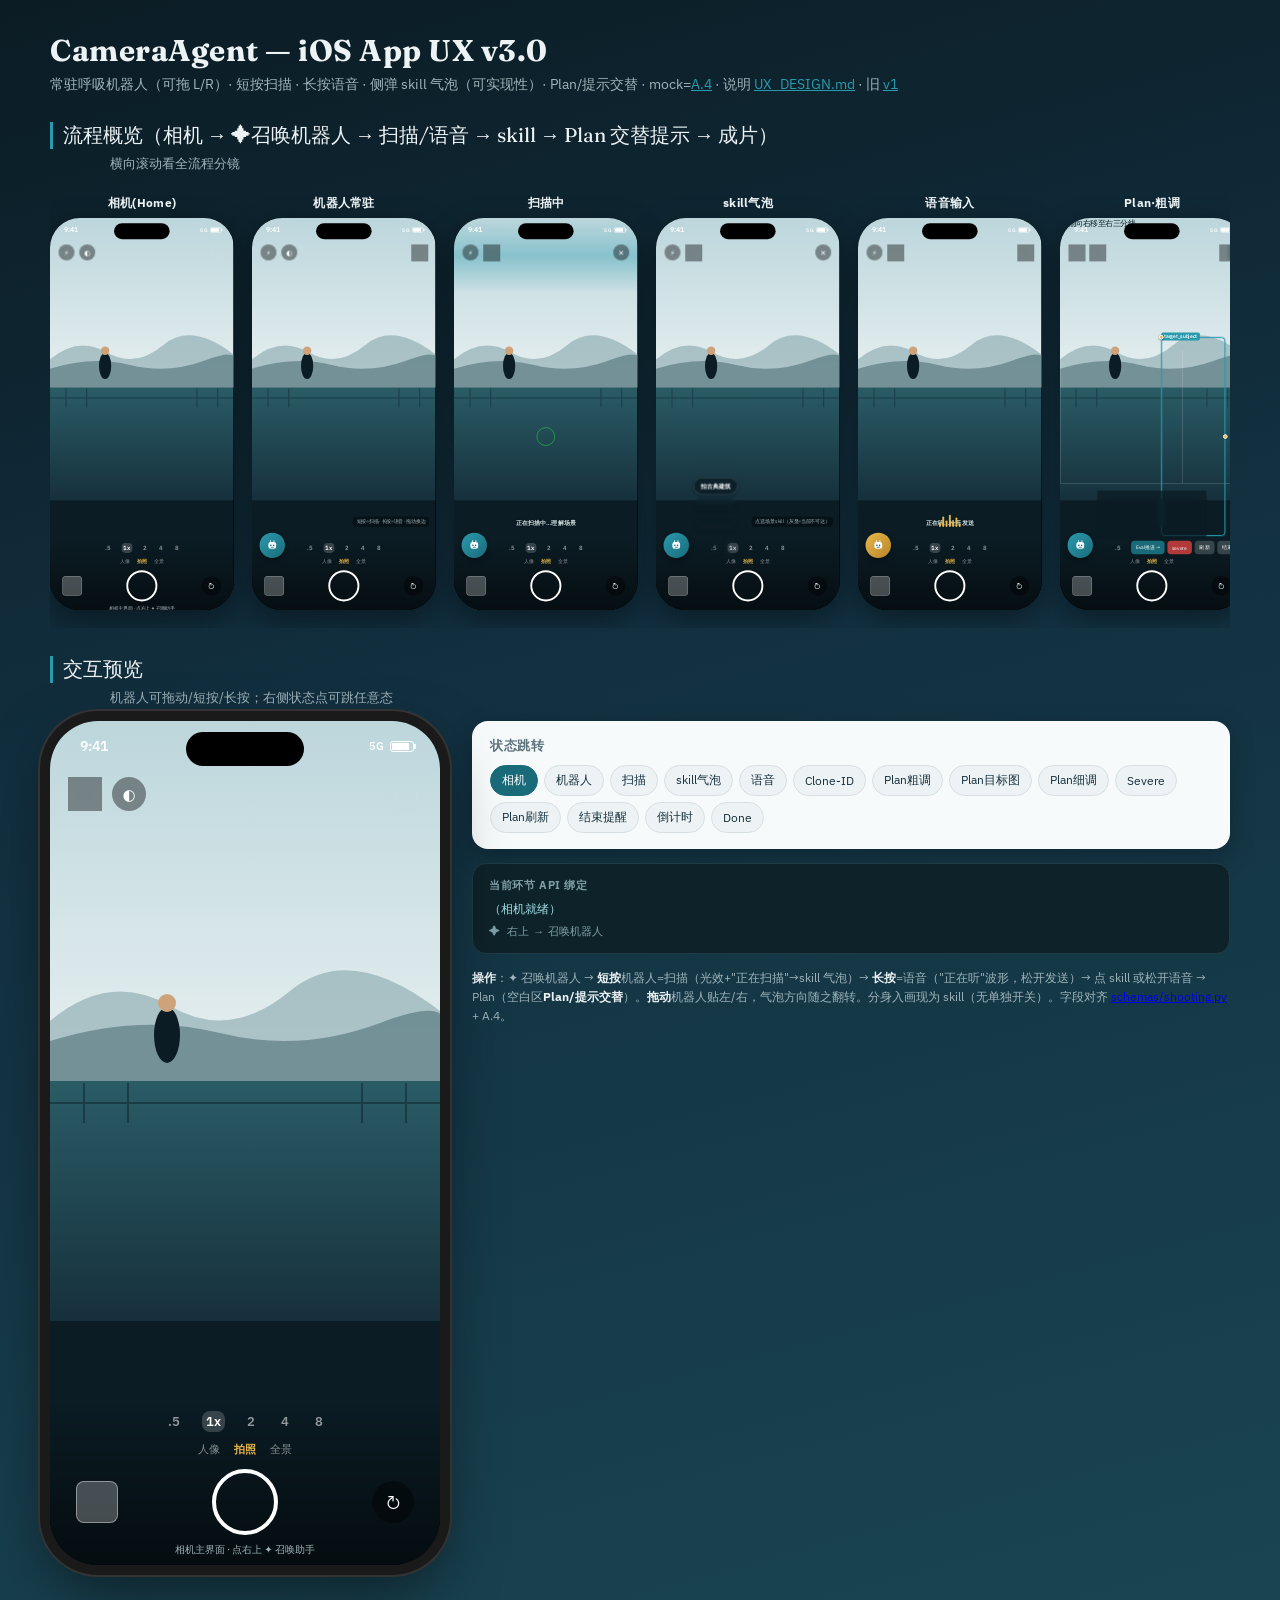
<file: docs/ui/ios_app_ux_v2.html>
<!DOCTYPE html>
<html lang="zh-CN">
<head>
<meta charset="UTF-8">
<meta name="viewport" content="width=device-width,initial-scale=1">
<title>CameraAgent iOS App — UX v3.0（常驻呼吸机器人 + 短按扫描/长按语音）</title>
<link rel="preconnect" href="https://fonts.googleapis.com">
<link rel="preconnect" href="https://fonts.gstatic.com" crossorigin>
<link href="https://fonts.googleapis.com/css2?family=Fraunces:opsz,wght@9..144,500;9..144,700&family=IBM+Plex+Sans:wght@400;500;600&display=swap" rel="stylesheet">
<style>
  :root{
    --ink:#0b1c24; --ink-soft:#16303c; --lake:#1a6b7a; --lake-bright:#2a9aad;
    --sun:#e8b84a; --danger:#b33a3a; --mist:#edf3f5; --paper:#f7fafb;
    --muted:#5c737c; --line:#d6e0e2;
    --font-display:"Fraunces",Georgia,serif;
    --font-body:"IBM Plex Sans",system-ui,-apple-system,sans-serif;
  }
  *{box-sizing:border-box;margin:0;padding:0}
  body{font-family:var(--font-body);background:linear-gradient(165deg,#0b1c24 0%,#123040 42%,#1a4552 100%);color:var(--ink);min-height:100vh;padding:32px 16px 64px}
  .wrap{max-width:1180px;margin:0 auto}
  header.page{color:var(--mist);margin-bottom:28px}
  header.page h1{font-family:var(--font-display);font-weight:700;font-size:30px;letter-spacing:.5px}
  header.page p{color:#9fb4ba;margin-top:6px;font-size:14px}
  header.page a{color:var(--lake-bright)}
  .sec-title{font-family:var(--font-display);color:var(--mist);font-size:20px;margin:28px 0 14px;border-left:3px solid var(--lake-bright);padding-left:10px}
  .sec-sub{color:#9fb4ba;font-size:13px;margin:-8px 0 14px 60px}
  #storyboard{display:flex;gap:18px;overflow-x:auto;padding:8px 2px 18px;scroll-snap-type:x mandatory}
  .mini-wrap{scroll-snap-align:start;flex:0 0 auto}
  .mini-cap{color:#9fb4ba;font-size:12px;text-align:center;margin-bottom:6px;letter-spacing:.3px}
  .mini-cap b{color:var(--mist)}
  .mini-shell{width:184px;height:392px;overflow:hidden;border-radius:30px;background:#000;box-shadow:0 10px 30px rgba(0,0,0,.4)}
  .phone{width:390px;height:844px;background:#000;border-radius:48px;position:relative;overflow:hidden;
         box-shadow:0 0 0 10px #1a1a1a,0 0 0 12px #333,0 24px 60px rgba(0,0,0,.5)}
  .mini-shell .phone{transform:scale(.471);transform-origin:top left}
  .screen{position:absolute;inset:0;background:#000;overflow:hidden;display:flex;flex-direction:column}
  .statusbar{height:50px;flex:0 0 auto;display:flex;align-items:center;justify-content:space-between;padding:0 26px 0 30px;color:#fff;font-size:14px;font-weight:600;z-index:30;position:absolute;top:0;left:0;right:0}
  .statusbar .r{display:flex;gap:6px;align-items:center}
  .island{position:absolute;top:11px;left:50%;transform:translateX(-50%);width:118px;height:34px;background:#000;border-radius:20px;z-index:31}
  .statusbar .bat{width:24px;height:11px;border:1.5px solid #fff;border-radius:3px;position:relative}
  .statusbar .bat::after{content:"";position:absolute;right:-3px;top:2px;width:2px;height:5px;background:#fff;border-radius:0 1px 1px 0}
  .statusbar .bat i{display:block;height:7px;margin:1px;background:#fff;border-radius:1px}

  .cam{flex:1 1 auto;position:relative;overflow:hidden;background:#0b1c24}
  .cam .scene{position:absolute;inset:0}
  .camtop{position:absolute;top:50px;left:0;right:0;height:46px;display:flex;align-items:center;justify-content:space-between;padding:0 18px;z-index:20}
  .camtop .ico{width:34px;height:34px;border-radius:50%;background:rgba(0,0,0,.4);display:flex;align-items:center;justify-content:center;color:#fff;font-size:15px;backdrop-filter:blur(4px);cursor:pointer}
  .camtop .left{display:flex;gap:10px}
  .camtop .agent{background:linear-gradient(135deg,var(--lake-bright),var(--lake));box-shadow:0 0 0 2px rgba(255,255,255,.25)}
  .chrome{position:absolute;left:0;right:0;bottom:0;padding:8px 18px 30px;z-index:18;display:flex;flex-direction:column;gap:10px;background:linear-gradient(180deg,transparent,rgba(0,0,0,.55))}
  .zoom-row{display:flex;justify-content:center;gap:18px;color:#fff;font-size:13px;font-weight:600}
  .zoom-row span{opacity:.55;cursor:pointer;padding:2px 4px}
  .zoom-row span.on{opacity:1;background:rgba(255,255,255,.18);border-radius:8px}
  .mode-row{display:flex;justify-content:center;gap:14px;color:#fff;font-size:11px}
  .mode-row span{opacity:.5}.mode-row span.on{opacity:1;color:var(--sun);font-weight:600}
  .shutter-row{display:flex;align-items:center;justify-content:space-between;padding:0 8px;margin-top:2px}
  .thumb{width:42px;height:42px;border-radius:8px;background:rgba(255,255,255,.25);border:1px solid rgba(255,255,255,.4)}
  .shutter{width:66px;height:66px;border-radius:50%;border:4px solid #fff;background:transparent}
  .flip{width:42px;height:42px;border-radius:50%;background:rgba(0,0,0,.4);color:#fff;display:flex;align-items:center;justify-content:center;font-size:18px}

  /* robot (常驻呼吸灯，可拖 L/R) */
  .robot{position:absolute;bottom:122px;width:54px;height:54px;border-radius:50%;background:linear-gradient(135deg,var(--lake-bright),var(--lake));
         display:flex;align-items:center;justify-content:center;z-index:26;cursor:grab;user-select:none;touch-action:none;
         animation:breathe 2.4s ease-in-out infinite;box-shadow:0 4px 12px rgba(0,0,0,.4)}
  .robot.L{left:16px}.robot.R{right:16px}
  .robot.scan{animation:breathe .7s ease-in-out infinite}
  .robot.listen{animation:breathe .55s ease-in-out infinite;background:linear-gradient(135deg,var(--sun),#b8842a)}
  .robot.dragging{cursor:grabbing;animation:none}
  @keyframes breathe{0%,100%{box-shadow:0 0 0 0 rgba(42,154,173,.5),0 4px 12px rgba(0,0,0,.4);transform:scale(1)}50%{box-shadow:0 0 0 14px rgba(42,154,173,0),0 4px 12px rgba(0,0,0,.4);transform:scale(1.07)}}

  /* scan fx */
  .scan-fx{position:absolute;inset:0;z-index:14;pointer-events:none;overflow:hidden}
  .scan-fx .sweep{position:absolute;left:0;right:0;height:160px;background:linear-gradient(180deg,transparent,rgba(42,154,173,.4),transparent);animation:swp 1.7s ease-in-out infinite}
  .scan-fx .radar{position:absolute;left:50%;top:55%;width:40px;height:40px;border:2px solid rgba(42,184,74,.7);border-radius:50%;transform:translate(-50%,-50%);animation:rad 1.7s ease-out infinite}
  @keyframes swp{0%{top:-160px}100%{top:100%}}
  @keyframes rad{0%{width:40px;height:40px;opacity:.8}100%{width:520px;height:520px;opacity:0}}
  .scan-label{position:absolute;bottom:188px;left:0;right:0;text-align:center;color:#cfe0e3;font-size:13px;font-weight:600;z-index:21;text-shadow:0 1px 4px rgba(0,0,0,.6)}

  /* skill bubbles (side-aware) */
  .bubbles{position:absolute;bottom:128px;z-index:25;display:flex;flex-direction:column;gap:7px}
  .bub{font-size:12.5px;font-weight:600;color:#fff;background:rgba(11,28,36,.78);border:1px solid rgba(255,255,255,.22);
       border-radius:999px;padding:8px 13px;cursor:pointer;backdrop-filter:blur(6px);white-space:nowrap;box-shadow:0 4px 10px rgba(0,0,0,.3);animation:popin .3s ease}
  .bub:hover{background:rgba(42,154,173,.4);border-color:var(--lake-bright)}
  .bub.dis{opacity:.32;cursor:not-allowed;color:#9fb4ba}
  .bub.dis:hover{background:rgba(11,28,36,.78);border-color:rgba(255,255,255,.22)}
  @keyframes popin{from{opacity:0;transform:translateY(6px) scale(.9)}to{opacity:1;transform:none}}

  /* hud text (plan/tip alternating) */
  .hud-text{position:absolute;bottom:188px;left:50%;transform:translateX(-50%);z-index:23;max-width:280px;
            background:rgba(11,28,36,.74);border:1px solid rgba(255,255,255,.12);border-radius:14px;padding:8px 14px;color:#fff;
            text-align:center;backdrop-filter:blur(6px);box-shadow:0 4px 12px rgba(0,0,0,.3)}
  .hud-text .dots{display:flex;gap:6px;justify-content:center;margin-bottom:5px}
  .hud-text .d{width:7px;height:7px;border-radius:50%;background:rgba(255,255,255,.28)}
  .hud-text .d.done{background:var(--lake)}
  .hud-text .d.cur{background:var(--sun);box-shadow:0 0 0 2px rgba(232,184,74,.3)}
  .hud-text .line{font-size:12.5px;font-weight:600;line-height:1.3}

  /* listening waveform */
  .listen-fx{position:absolute;bottom:188px;left:50%;transform:translateX(-50%);z-index:23;display:flex;gap:3px;align-items:flex-end;height:30px}
  .listen-fx i{width:4px;background:var(--sun);border-radius:2px;animation:wf 1s ease-in-out infinite}
  .listen-fx i:nth-child(1){height:10px;animation-delay:0s}
  .listen-fx i:nth-child(2){height:22px;animation-delay:.1s}
  .listen-fx i:nth-child(3){height:14px;animation-delay:.2s}
  .listen-fx i:nth-child(4){height:26px;animation-delay:.3s}
  .listen-fx i:nth-child(5){height:12px;animation-delay:.4s}
  .listen-fx i:nth-child(6){height:20px;animation-delay:.5s}
  .listen-fx i:nth-child(7){height:8px;animation-delay:.6s}
  @keyframes wf{0%,100%{transform:scaleY(.5)}50%{transform:scaleY(1.4)}}

  /* overlay (unchanged from v1) */
  .ov{position:absolute;inset:0;pointer-events:none;z-index:15}
  .ov .rotv{position:absolute;top:33.33%;bottom:33.33%;left:0;width:1px;background:rgba(255,255,255,.3)}
  .ov .roth{position:absolute;left:33.33%;right:33.33%;top:0;height:1px;background:rgba(255,255,255,.3)}
  .ov .rotv2{left:66.66%}.ov .roth2{top:66.66%;left:0;right:0}
  .ov .bbox{position:absolute;border:2px solid var(--lake-bright);border-radius:8px;box-shadow:0 0 0 2px rgba(42,154,173,.25)}
  .ov .bbox .lbl{position:absolute;top:-12px;left:-2px;background:var(--lake-bright);color:#fff;font-size:10px;padding:2px 6px;border-radius:4px;font-weight:600}
  .ov .anchor{position:absolute;width:10px;height:10px;border-radius:50%;background:var(--sun);border:2px solid #fff;transform:translate(-50%,-50%);box-shadow:0 1px 4px rgba(0,0,0,.5)}
  .ov .arrow{position:absolute;left:30%;top:46%;color:var(--sun)}
  .ov .refimg{position:absolute;inset:0;opacity:.35}
  .pip{position:absolute;top:170px;right:14px;width:92px;height:92px;border-radius:12px;overflow:hidden;border:2px solid rgba(255,255,255,.7);box-shadow:0 6px 16px rgba(0,0,0,.4);z-index:22}
  .pip .tag{position:absolute;bottom:0;left:0;right:0;background:rgba(0,0,0,.55);color:#fff;font-size:9px;text-align:center;padding:2px}

  /* eval cluster (mockup controls, small) */
  .eval-cluster{position:absolute;right:14px;bottom:130px;z-index:24;display:flex;flex-direction:column;gap:6px;align-items:flex-end}
  .eval-cluster .acts{display:flex;gap:6px}
  .eval-cluster .acts button{font-family:var(--font-body);font-size:11px;border:none;border-radius:8px;padding:7px 10px;cursor:pointer}
  .btn-ghost{background:rgba(255,255,255,.18);color:#fff}
  .btn-primary{background:var(--lake);color:#fff}
  .btn-danger{background:var(--danger);color:#fff}
  .note-hint{position:absolute;bottom:188px;right:14px;z-index:23;font-size:10px;color:#9fb4ba;background:rgba(0,0,0,.35);padding:4px 8px;border-radius:8px}

  /* sheets / countdown / done / modal */
  .sheet{position:absolute;left:0;right:0;bottom:0;background:var(--paper);border-radius:24px 24px 0 0;padding:14px 18px 30px;box-shadow:0 -8px 30px rgba(0,0,0,.3);z-index:30}
  .grab{width:40px;height:5px;border-radius:3px;background:var(--line);margin:0 auto 12px}
  .sheet h2{font-family:var(--font-display);font-size:18px;color:var(--ink);margin-bottom:4px}
  .sheet .sub{font-size:12px;color:var(--muted);margin-bottom:14px}
  .center-col{position:absolute;inset:0;display:flex;flex-direction:column;align-items:center;justify-content:center;gap:14px;color:#fff;z-index:24;pointer-events:none}
  .center-col .btn-primary{pointer-events:auto;border:none;border-radius:10px;padding:8px 16px;cursor:pointer}
  .ready-ring{width:130px;height:130px;border-radius:50%;border:6px solid rgba(255,255,255,.85);display:flex;align-items:center;justify-content:center;color:#fff;font-weight:700;font-size:18px;box-shadow:0 0 0 8px rgba(255,255,255,.15)}
  .countdown{font-family:var(--font-display);font-size:120px;color:#fff;text-shadow:0 4px 20px rgba(0,0,0,.5)}
  .done-shot{position:absolute;inset:0;background:linear-gradient(165deg,#1a4552,#0b1c24);display:flex;align-items:center;justify-content:center;color:#fff;z-index:12}
  .done-card{position:absolute;left:0;right:0;bottom:0;background:var(--paper);border-radius:24px 24px 0 0;padding:16px 18px 28px;z-index:30}
  .severe-banner{position:absolute;top:50px;left:0;right:0;background:var(--danger);color:#fff;padding:10px 16px;display:flex;align-items:center;gap:10px;z-index:26;font-size:13px;box-shadow:0 4px 12px rgba(0,0,0,.3)}
  .severe-banner button{margin-left:auto;background:rgba(255,255,255,.2);border:none;color:#fff;border-radius:8px;padding:5px 10px;font-size:11px;cursor:pointer}
  .modal-bg{position:absolute;inset:0;background:rgba(0,0,0,.55);display:flex;align-items:center;justify-content:center;z-index:40}
  .modal{background:var(--paper);border-radius:18px;padding:22px 20px;width:300px;text-align:center}
  .modal h3{font-family:var(--font-display);font-size:18px;margin-bottom:8px}
  .modal p{font-size:13px;color:var(--muted);margin-bottom:16px}
  .modal .row{display:flex;gap:8px}
  .modal .row button{flex:1;border:none;border-radius:12px;padding:11px 0;font-size:13px;cursor:pointer}
  .note-mock{position:absolute;bottom:8px;left:0;right:0;text-align:center;font-size:10px;color:#9fb4ba;z-index:50}
</style>
</head>
<body>
<div class="wrap">
  <header class="page">
    <h1>CameraAgent — iOS App UX v3.0</h1>
    <p>常驻呼吸机器人（可拖 L/R）· 短按扫描 · 长按语音 · 侧弹 skill 气泡（可实现性）· Plan/提示交替 · mock=<a href="../01-MVP期-方案设计及计划.md">A.4</a> · 说明 <a href="UX_DESIGN.md">UX_DESIGN.md</a> · 旧 <a href="ios_app_ux_v1.html">v1</a></p>
  </header>

  <div class="sec-title">流程概览（相机 → ✦召唤机器人 → 扫描/语音 → skill → Plan 交替提示 → 成片）</div>
  <div class="sec-sub">横向滚动看全流程分镜</div>
  <div id="storyboard"></div>

  <div class="sec-title">交互预览</div>
  <div class="sec-sub">机器人可拖动/短按/长按；右侧状态点可跳任意态</div>
  <div id="interactive">
    <div class="phone-stage"><div class="phone"><div class="screen" id="screen"></div></div></div>
    <div class="side">
      <div class="nav-card"><h3>状态跳转</h3><div class="nav-grid" id="navgrid"></div></div>
      <div class="api-card"><h3>当前环节 API 绑定</h3><div class="ep" id="api-ep">—</div><div class="pl" id="api-pl"></div></div>
      <div class="legend"><b>操作</b>：✦ 召唤机器人 → <b>短按</b>机器人=扫描（光效+"正在扫描"→skill 气泡）→ <b>长按</b>=语音（"正在听"波形，松开发送）→ 点 skill 或松开语音 → Plan（空白区<b>Plan/提示交替</b>）。<b>拖动</b>机器人贴左/右，气泡方向随之翻转。分身入画现为 skill（无单独开关）。字段对齐 <a href="../../schemas/shooting.py">schemas/shooting.py</a> + A.4。</div>
    </div>
  </div>
</div>
<style>
  .nav-card{background:var(--paper);border-radius:16px;padding:16px 18px;box-shadow:0 8px 24px rgba(0,0,0,.25)}
  .nav-card h3{font-size:13px;color:var(--muted);text-transform:uppercase;letter-spacing:.6px;margin-bottom:10px}
  .nav-grid{display:flex;flex-wrap:wrap;gap:6px}
  .nav-grid button{font-family:var(--font-body);font-size:12px;background:var(--mist);color:var(--ink-soft);border:1px solid var(--line);border-radius:999px;padding:6px 11px;cursor:pointer;transition:.15s}
  .nav-grid button:hover{border-color:var(--lake-bright);color:var(--lake)}
  .nav-grid button.on{background:var(--lake);color:#fff;border-color:var(--lake)}
  .api-card{background:#0e2229;border:1px solid #1f3b45;border-radius:14px;padding:14px 16px;margin-top:14px;color:var(--mist)}
  .api-card h3{color:#7fa0a6;font-size:11px;text-transform:uppercase;letter-spacing:.6px;margin-bottom:8px}
  .api-card .ep{font-family:ui-monospace,Menlo,monospace;font-size:12px;color:#9fdfe8;word-break:break-all}
  .api-card .pl{font-family:ui-monospace,Menlo,monospace;font-size:11px;color:#7fa0a6;margin-top:6px;white-space:pre-wrap}
  .legend{font-size:12px;color:#9fb4ba;margin-top:14px;line-height:1.6}.legend b{color:var(--mist)}
  #interactive{display:flex;gap:32px;align-items:flex-start;flex-wrap:wrap}
  .phone-stage{flex:0 0 auto}.side{flex:1 1 320px;min-width:300px}
</style>

<script>
const MOCK={
  draftGoal:"断桥游客照，人物右侧",
  plan:{goal:"断桥游客照，人物右侧、保留湖面远山",steps:["机位","示意图","姿态","完成"]},
  coarseGuidance:{layers:[{kind:"rule_of_thirds"},{kind:"bbox",normalized:[0.55,0.30,0.35,0.50],label:"target_subject"},{kind:"text",text:"人物向右移至右三分线",position:"top"}]},
  analyzeFine:{progressScore:0.804}
};
const PLAN_TIPS=["人物向右移至右三分","对照示意图：靠右·湖面1/3","头部再向左微转5°·保持","就绪·准备抓拍"];
const SKILLS=[["拍断桥打卡",1,true],["拍古典建筑",1,true],["给他人拍照",1,true],["分身入画",2,true],["拍月亮",1,false]];

function sceneSVG(figX,clone){
  const fx=figX*390;
  return `<svg class="scene" viewBox="0 0 390 600" preserveAspectRatio="xMidYMid slice" xmlns="http://www.w3.org/2000/svg">
    <defs><linearGradient id="sky" x1="0" y1="0" x2="0" y2="1"><stop offset="0" stop-color="#bcd6dc"/><stop offset="1" stop-color="#e8f0f1"/></linearGradient>
    <linearGradient id="lake" x1="0" y1="0" x2="0" y2="1"><stop offset="0" stop-color="#2a5c66"/><stop offset="1" stop-color="#16303c"/></linearGradient></defs>
    <rect width="390" height="360" fill="url(#sky)"/>
    <path d="M0 300 Q60 250 120 285 T240 270 T390 290 V360 H0 Z" fill="#7fa0a6" opacity=".55"/>
    <path d="M0 320 Q90 292 170 312 T330 302 T390 316 V360 H0 Z" fill="#5c7d83" opacity=".7"/>
    <rect y="360" width="390" height="240" fill="url(#lake)"/>
    <g stroke="#0b1c24" stroke-width="2" opacity=".45" fill="none"><line x1="0" y1="382" x2="390" y2="382"/>
      <line x1="34" y1="362" x2="34" y2="402"/><line x1="78" y1="362" x2="78" y2="402"/>
      <line x1="312" y1="362" x2="312" y2="402"/><line x1="356" y1="362" x2="356" y2="402"/></g>
    <g transform="translate(${fx},300)"><ellipse cx="0" cy="14" rx="13" ry="28" fill="#0b1c24"/><circle cx="0" cy="-18" r="9" fill="#cfa37a"/></g>
    ${clone?`<g transform="translate(${0.72*390},300)" opacity=".5"><ellipse cx="0" cy="14" rx="13" ry="28" fill="#1a6b7a"/><circle cx="0" cy="-18" r="9" fill="#cfa37a"/></g>`:""}
  </svg>`;
}
function selfieSVG(){return `<svg class="scene" viewBox="0 0 390 600" preserveAspectRatio="xMidYMid slice" xmlns="http://www.w3.org/2000/svg"><rect width="390" height="600" fill="#26495a"/><circle cx="195" cy="250" r="70" fill="#cfa37a"/><ellipse cx="195" cy="430" rx="120" ry="160" fill="#0b1c24"/></svg>`;}

function statusbar(){return `<div class="statusbar"><span>9:41</span><div class="r"><span style="font-size:11px">5G</span><span class="bat"><i style="width:78%"></i></span></div></div><div class="island"></div>`;}
function camtop(showAgent){
  const right=showAgent?`<div class="ico agent" title="召唤助手" onclick="go('robot_idle')">✦</div>`:`<div class="ico" onclick="go('camera')" title="收起">✕</div>`;
  return `<div class="camtop"><div class="left"><div class="ico" title="闪光">⚡</div><div class="ico" title="夜景">◐</div></div>${right}</div>`;
}
function chrome(){return `<div class="chrome"><div class="zoom-row"><span>.5</span><span class="on">1x</span><span>2</span><span>4</span><span>8</span></div><div class="mode-row"><span>人像</span><span class="on">拍照</span><span>全景</span></div><div class="shutter-row"><div class="thumb"></div><div class="shutter"></div><div class="flip">↻</div></div></div>`;}

function robotHTML(mode){
  const side=robotSide; const cls=['robot',side,mode].filter(Boolean).join(' ');
  const sty=side==='L'?'left:16px':'right:16px';
  return `<div class="${cls}" id="robot" style="${sty}" title="短按扫描·长按语音·拖动换边">
    <svg width="28" height="28" viewBox="0 0 24 24" fill="none"><rect x="5" y="6" width="14" height="12" rx="4" fill="#fff"/><circle cx="9.5" cy="12" r="1.5" fill="#1a6b7a"/><circle cx="14.5" cy="12" r="1.5" fill="#1a6b7a"/><path d="M9 3.5v2.5M15 3.5v2.5" stroke="#fff" stroke-width="1.5" stroke-linecap="round"/><path d="M10 15.5h4" stroke="#1a6b7a" stroke-width="1.5" stroke-linecap="round"/></svg>
  </div>`;
}
function scanFX(){return `<div class="scan-fx"><div class="sweep"></div><div class="radar"></div></div><div class="scan-label">正在扫描中…理解场景</div>`;}
function bubblesHTML(){
  const posStyle=robotSide==='L'?'left:80px':'right:80px;align-items:flex-end';
  const ch=SKILLS.map(s=>`<span class="bub${s[2]?'':' dis'}" ${s[2]?`onclick="setSc(${s[1]});go('plan_coarse')"`:''}>${s[0]}${s[2]?'':' ✗'}</span>`).join("");
  return `<div class="bubbles" style="${posStyle}">${ch}</div>`;
}
function listenFX(){return `<div class="listen-fx"><i></i><i></i><i></i><i></i><i></i><i></i><i></i></div><div class="scan-label">正在听…松开发送</div>`;}
function dotsHTML(cur){return MOCK.plan.steps.map((s,i)=>{const n=i+1;const cls=n<cur?'done':n===cur?'cur':'';return `<span class="d ${cls}"></span>`;}).join("");}
function overviewLine(cur){return MOCK.plan.steps.map((s,i)=>{const n=i+1;const mk=n<cur?'✓':n===cur?'▶':'·';return `${n} ${s}${mk}`;}).join('  ');}
function hudTextHTML(cur){return `<div class="hud-text" id="hudtext"><div class="dots">${dotsHTML(cur)}</div><div class="line" id="hudline">${overviewLine(cur)}</div></div>`;}

function overlayHTML(cur,clone){
  let layers=MOCK.coarseGuidance.layers.slice();
  if(clone)layers.push({kind:"bbox",normalized:[0.10,0.32,0.28,0.46],label:"self/clone"});
  const refOn=cur>=3;const showRef=cur>=2;
  const pip=showRef?`<div class="pip">${sceneSVG(0.72,false)}<div class="tag">目标图${cur>=3?'·alpha':''}</div></div>`:"";
  const anchors=[[0.55,0.30],[0.90,0.55]];
  let h='<div class="ov">';
  layers.forEach(L=>{
    if(L.kind==="rule_of_thirds")h+='<div class="rotv"></div><div class="rotv rotv2"></div><div class="roth"></div><div class="roth roth2"></div>';
    if(L.kind==="bbox"&&L.normalized){const[x,y,w,ht]=L.normalized;h+=`<div class="bbox" style="left:${x*100}%;top:${y*100}%;width:${w*100}%;height:${ht*100}%"><span class="lbl">${L.label||""}</span></div>`;}
    if(L.kind==="text")h+=`<div class="txt ${L.position||'top'}" style="top:160px">${L.text||""}</div>`;
    if(L.kind==="arrow")h+='<svg class="arrow" width="80" height="40"><path d="M5 30 L55 30 M45 18 L65 30 L45 42" stroke="#e8b84a" stroke-width="3" fill="none" stroke-linecap="round" stroke-linejoin="round"/></svg>';
  });
  anchors.forEach(a=>{h+=`<div class="anchor" style="left:${a[0]*100}%;top:${a[1]*100}%"></div>`;});
  if(refOn)h+=`<div class="refimg">${sceneSVG(0.72,false)}</div>`;
  h+='</div>';return h+pip;
}

/* states */
function cameraHTML(){return `${statusbar()}${camtop(true)}<div class="cam"><div class="scene">${sceneSVG(0.30,false)}</div></div>${chrome()}<div class="note-mock">相机主界面 · 点右上 ✦ 召唤助手</div>`;}
function robotIdleHTML(){return `${statusbar()}${camtop(false)}<div class="cam"><div class="scene">${sceneSVG(0.30,false)}</div></div>${chrome()}${robotHTML('')}<div class="note-hint">短按=扫描 · 长按=语音 · 拖动换边</div>`;}
function scanningHTML(){return `${statusbar()}${camtop(false)}<div class="cam"><div class="scene">${sceneSVG(0.30,false)}</div>${scanFX()}</div>${chrome()}${robotHTML('scan')}`;}
function skillsHTML(){return `${statusbar()}${camtop(false)}<div class="cam"><div class="scene">${sceneSVG(0.30,false)}</div></div>${chrome()}${robotHTML('')}${bubblesHTML()}<div class="note-hint">点选场景 skill（灰显=当前不可达）</div>`;}
function listeningHTML(){return `${statusbar()}${camtop(false)}<div class="cam"><div class="scene">${sceneSVG(0.30,false)}</div></div>${chrome()}${robotHTML('listen')}${listenFX()}`;}
function planHTML(cur){
  const clone=sc===2;
  const advBtn=cur<3?`<button class="btn-primary" onclick="go('${['plan_ref','plan_fine'][cur-1]}')">Eval推进→</button>`:`<button class="btn-primary" onclick="go('capture')">就绪·抓拍</button>`;
  return `${statusbar()}${camtop(false)}<div class="cam"><div class="scene">${sceneSVG(0.30,clone)}</div>${overlayHTML(cur,clone)}</div>${chrome()}${robotHTML('')}${hudTextHTML(cur)}
  <div class="eval-cluster"><div class="acts">${advBtn}<button class="btn-danger" onclick="go('severe')">severe</button><button class="btn-ghost" onclick="go('plan_refresh')">刷新</button><button class="btn-ghost" onclick="go('end_remind')">结束</button></div></div>`;
}
function severeHTML(){return `${planHTML(planStep)}<div class="severe-banner">⚠ 连续偏离，是否退出 Plan？<button onclick="go('camera')">退出</button></div>`;}
function planRefreshHTML(){return `${planHTML(planStep)}<div class="modal-bg"><div class="modal"><h3>场景变化</h3><p>检测到场景失效，需重新规划 Plan 与参考图。</p><div class="row"><button class="btn-ghost" onclick="go('plan_coarse')">取消</button><button class="btn-primary" onclick="go('plan_coarse')">重新规划</button></div></div></div>`;}
function endRemindHTML(){return `${planHTML(planStep)}<div class="modal-bg"><div class="modal"><h3>流程已结束</h3><p>检测到你已离开引导或自行拍摄。是否保留本次 Plan 与成片？</p><div class="row"><button class="btn-ghost" onclick="go('camera')">丢弃</button><button class="btn-primary" onclick="go('done')">保留</button></div></div></div>`;}
function cloneIDHTML(){return `${statusbar()}${camtop(false)}<div class="cam"><div class="scene">${selfieSVG()}</div></div>
  <div class="sheet"><div class="grab"></div><h2>生成分身 ID</h2><div class="sub">分身入画 skill · 前置自拍上半身 → mock identity_photo（待建）</div>
  <div style="font-size:12px;background:#fdf2dd;color:#9a7416;border-radius:10px;padding:8px 10px;margin-bottom:10px">白底·正面·上半身·无遮挡</div>
  <button class="btn-primary" style="width:100%;border:none;border-radius:12px;padding:13px;font-size:14px;cursor:pointer" onclick="go('plan_coarse')">📸 拍分身照 → 进入引导</button></div>`;}
function captureHTML(){return `${statusbar()}${camtop(false)}<div class="cam"><div class="scene">${sceneSVG(0.30,sc===2)}</div></div><div class="center-col" id="cd"><div class="ready-ring">就绪</div><div class="countdown" id="cdnum">3</div><div style="font-size:13px;color:#cfe0e3">captureReady · 择机抓拍</div></div>`;}
function doneHTML(){
  const steps=MOCK.plan.steps.map((s,i)=>`<div style="font-size:12px;color:#2a7a3a;margin:3px 0">✓ ${i+1}. ${s}</div>`).join("");
  const post=sc===2?`<div style="font-size:11px;color:var(--muted);background:#fdf2dd;border-radius:8px;padding:6px 8px;margin:6px 0">后处理：character-swap / id-correction（P4+）</div>`:"";
  return `${statusbar()}${camtop(false)}<div class="done-shot"><div style="text-align:center"><div style="font-size:40px">🖼</div><div style="font-size:13px;margin-top:6px">成片预览</div></div></div>
  <div class="done-card"><h2 style="font-family:var(--font-display);font-size:18px;margin-bottom:4px">拍摄完成</h2><div style="font-size:12px;color:var(--muted);margin-bottom:8px">${MOCK.plan.goal}</div>${steps}${post}
  <div style="display:flex;gap:8px;margin-top:12px"><button class="btn-ghost" style="flex:1;border:1px solid var(--line);border-radius:12px;padding:11px;cursor:pointer;background:var(--mist);color:var(--ink-soft)" onclick="go('camera')">再拍一组</button><button class="btn-primary" style="flex:1;border:none;border-radius:12px;padding:11px;cursor:pointer" onclick="go('camera')">完成</button></div></div>`;}

function renderState(state){
  switch(state){
    case 'camera':return cameraHTML();
    case 'robot_idle':return robotIdleHTML();
    case 'scanning':return scanningHTML();
    case 'skills':return skillsHTML();
    case 'listening':return listeningHTML();
    case 'clone_id':return cloneIDHTML();
    case 'plan_coarse':planStep=1;return planHTML(1);
    case 'plan_ref':planStep=2;return planHTML(2);
    case 'plan_fine':planStep=3;return planHTML(3);
    case 'severe':return severeHTML();
    case 'plan_refresh':return planRefreshHTML();
    case 'end_remind':return endRemindHTML();
    case 'capture':return captureHTML();
    case 'done':return doneHTML();
  }
}
const API={
  camera:["（相机就绪）","✦ 右上 → 召唤机器人"],
  robot_idle:["（端侧 VLM 待命）","机器人常驻呼吸 · 短按扫描/长按语音"],
  scanning:["端侧 VLM 读预览 + skill 白名单","→ 候选 skill + 可达性判断"],
  skills:["POST /api/v1/sessions/{id}/submit-intent","frame + userIntent=<skill 标签>（可达 skill）"],
  listening:["(语音) userIntent=<转文字>","长按录音 → 松开 → submit-intent"],
  clone_id:["(mock) identity-photo-gen","分身入画 skill 前置自拍"],
  plan_coarse:["POST analyze-frame?phase=coarse_act","→ {guidanceOverlay,compositionScore,stepCompleted}(PR2)"],
  plan_ref:["GET reference-preview","→ ready 后 GET .png"],
  plan_fine:["POST analyze-frame?phase=fine_act","→ {vlmAlignScore,progressScore,captureReady}(PR2)"],
  severe:["planDeviation=severe","连续 5 帧 score<0.35"],
  plan_refresh:["invalidate signal","re-Plan → 刷新 overlay"],
  end_remind:["用户中途跳走/自行拍摄","端侧提醒流程结束"],
  capture:["captureReady=true","端侧择机抓拍"],
  done:["（拍摄结束）","保存成片；场景二后处理 P4+"]
};
const NAV=[["camera","相机"],["robot_idle","机器人"],["scanning","扫描"],["skills","skill气泡"],["listening","语音"],["clone_id","Clone-ID"],["plan_coarse","Plan粗调"],["plan_ref","Plan目标图"],["plan_fine","Plan细调"],["severe","Severe"],["plan_refresh","Plan刷新"],["end_remind","结束提醒"],["capture","倒计时"],["done","Done"]];

let sc=1,cur='camera',robotSide='L',planStep=1,cdTimer=null,scanTimer=null,altTimer=null,altFlip=false;

function startAlt(){
  altFlip=false;
  const line=document.querySelector('#screen #hudline');
  if(!line)return;
  altTimer=setInterval(()=>{
    altFlip=!altFlip;
    const el=document.querySelector('#screen #hudline');
    if(!el)return;
    el.textContent = altFlip ? ("💡 "+PLAN_TIPS[planStep-1]) : overviewLine(planStep);
    el.style.color = altFlip ? "#e8b84a" : "#fff";
  },2500);
}
function attachRobot(){
  const r=document.querySelector('#screen #robot'); if(!r)return;
  let downT=0,dragged=false,startX=0,startY=0,longT=null,fired=false;
  const screen=document.getElementById('screen');
  const onDown=(e)=>{
    downT=Date.now();dragged=false;fired=false;startX=e.clientX;startY=e.clientY;
    e.preventDefault();
    longT=setTimeout(()=>{ if(!dragged){fired=true;
      if(cur==='robot_idle'||cur==='skills'||cur.startsWith('plan_')||cur==='severe'||cur==='plan_refresh'||cur==='end_remind'){ go('listening'); }
      window.addEventListener('pointerup',()=>{ if(cur==='listening') go('plan_coarse'); },{once:true});
    } },500);
  };
  const onMove=(e)=>{
    if(Math.abs(e.clientX-startX)>8||Math.abs(e.clientY-startY)>8){ if(!dragged){dragged=true;clearTimeout(longT);r.classList.add('dragging');} }
    if(dragged){
      const rect=screen.getBoundingClientRect();
      const x=e.clientX-rect.left;
      r.style.left=Math.max(8,Math.min(rect.width-62,x-27))+'px';
      r.style.right='auto';
      r.classList.remove('L','R');
    }
  };
  const onUp=(e)=>{
    clearTimeout(longT);
    r.classList.remove('dragging');
    if(fired)return; // long-press path handled by window listener
    if(dragged){
      const rect=screen.getBoundingClientRect();
      const x=(e.clientX-rect.left);
      robotSide = x < rect.width/2 ? 'L':'R';
      paint();
      return;
    }
    if(Date.now()-downT<500){ // short press
      if(cur==='robot_idle'||cur.startsWith('plan_')||cur==='severe'||cur==='plan_refresh'||cur==='end_remind'){ go('scanning'); }
      else if(cur==='skills'){ /* tap robot in skills = rescan */ go('scanning'); }
    }
  };
  r.addEventListener('pointerdown',onDown);
  r.addEventListener('pointermove',onMove);
  r.addEventListener('pointerup',onUp);
  r.addEventListener('pointercancel',onUp);
}
function paint(){
  if(cdTimer&&cur!=='capture'){clearInterval(cdTimer);cdTimer=null;}
  if(scanTimer){clearTimeout(scanTimer);scanTimer=null;}
  if(altTimer){clearInterval(altTimer);altTimer=null;}
  const el=document.getElementById('screen');el.innerHTML=renderState(cur);
  document.querySelectorAll('#navgrid button').forEach(b=>b.classList.toggle('on',b.dataset.s===cur));
  const a=API[cur]||["—",""];document.getElementById('api-ep').textContent=a[0];document.getElementById('api-pl').textContent=a[1];
  if(cur==='capture')runCountdown();
  if(cur==='scanning'){scanTimer=setTimeout(()=>go('skills'),1700);}
  if(cur.startsWith('plan_')||cur==='severe'||cur==='plan_refresh'||cur==='end_remind'){startAlt();}
  attachRobot();
}
function go(s){cur=s;paint();}
function setSc(v){sc=v;}
function runCountdown(){
  if(cdTimer)clearInterval(cdTimer);
  let n=3;const num=document.querySelector('#screen #cdnum');if(!num)return;
  num.textContent=n;
  cdTimer=setInterval(()=>{n--;if(n<=0){clearInterval(cdTimer);cdTimer=null;go('done');}else{num.textContent=n;}},1000);
}
function init(){
  const ng=document.getElementById('navgrid');
  NAV.forEach(([s,l])=>{const b=document.createElement('button');b.textContent=l;b.dataset.s=s;b.onclick=()=>go(s);ng.appendChild(b);});
  const sb=document.getElementById('storyboard');
  const frames=[["camera","相机(Home)",1],["robot_idle","机器人常驻",1],["scanning","扫描中",1],["skills","skill气泡",1],["listening","语音输入",1],["plan_coarse","Plan·粗调",1],["plan_ref","Plan·目标图",1],["plan_fine","Plan·细调",1],["severe","Severe",1],["end_remind","结束提醒",1],["capture","倒计时·抓拍",1],["done","Done",1]];
  frames.forEach(([st,cap,v])=>{const w=document.createElement('div');w.className='mini-wrap';
    const cap2=document.createElement('div');cap2.className='mini-cap';cap2.innerHTML=`<b>${cap}</b>`;
    const sh=document.createElement('div');sh.className='mini-shell';const ph=document.createElement('div');ph.className='phone';
    const scr=document.createElement('div');scr.className='screen';const oldSc=sc;sc=v;scr.innerHTML=renderState(st);sc=oldSc;
    ph.appendChild(scr);sh.appendChild(ph);w.appendChild(cap2);w.appendChild(sh);sb.appendChild(w);});
  sc=1;cur='camera';paint();
}
init();
</script>
</body>
</html>
</file>
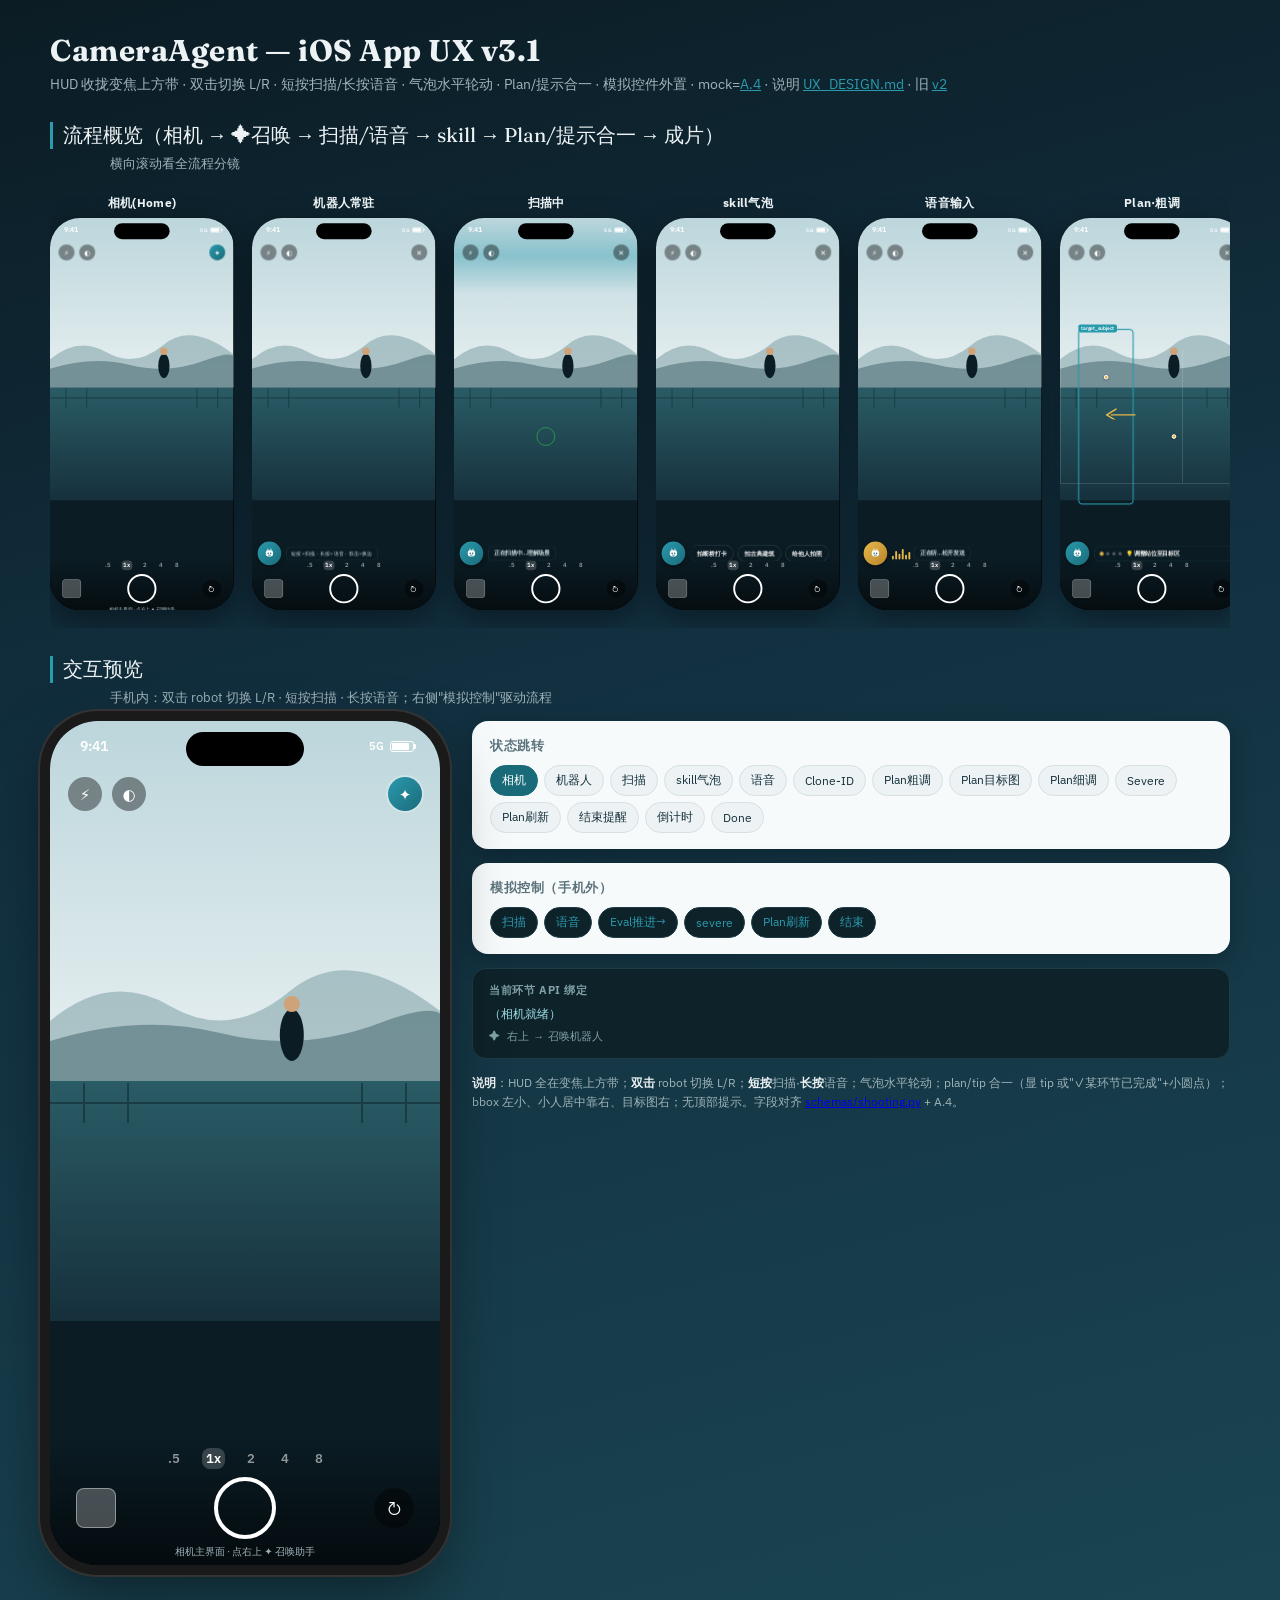
<file: docs/ui/ios_app_ux_v3.html>
<!DOCTYPE html>
<html lang="zh-CN">
<head>
<meta charset="UTF-8">
<meta name="viewport" content="width=device-width,initial-scale=1">
<title>CameraAgent iOS App — UX v3.1（HUD 收拢变焦上方带 + 双击 + 气泡轮动 + Plan/提示合一）</title>
<link rel="preconnect" href="https://fonts.googleapis.com">
<link rel="preconnect" href="https://fonts.gstatic.com" crossorigin>
<link href="https://fonts.googleapis.com/css2?family=Fraunces:opsz,wght@9..144,500;9..144,700&family=IBM+Plex+Sans:wght@400;500;600&display=swap" rel="stylesheet">
<style>
  :root{
    --ink:#0b1c24; --ink-soft:#16303c; --lake:#1a6b7a; --lake-bright:#2a9aad;
    --sun:#e8b84a; --danger:#b33a3a; --mist:#edf3f5; --paper:#f7fafb;
    --muted:#5c737c; --line:#d6e0e2;
    --font-display:"Fraunces",Georgia,serif;
    --font-body:"IBM Plex Sans",system-ui,-apple-system,sans-serif;
  }
  *{box-sizing:border-box;margin:0;padding:0}
  body{font-family:var(--font-body);background:linear-gradient(165deg,#0b1c24 0%,#123040 42%,#1a4552 100%);color:var(--ink);min-height:100vh;padding:32px 16px 64px}
  .wrap{max-width:1180px;margin:0 auto}
  header.page{color:var(--mist);margin-bottom:28px}
  header.page h1{font-family:var(--font-display);font-weight:700;font-size:30px;letter-spacing:.5px}
  header.page p{color:#9fb4ba;margin-top:6px;font-size:14px}
  header.page a{color:var(--lake-bright)}
  .sec-title{font-family:var(--font-display);color:var(--mist);font-size:20px;margin:28px 0 14px;border-left:3px solid var(--lake-bright);padding-left:10px}
  .sec-sub{color:#9fb4ba;font-size:13px;margin:-8px 0 14px 60px}
  #storyboard{display:flex;gap:18px;overflow-x:auto;padding:8px 2px 18px;scroll-snap-type:x mandatory}
  .mini-wrap{scroll-snap-align:start;flex:0 0 auto}
  .mini-cap{color:#9fb4ba;font-size:12px;text-align:center;margin-bottom:6px;letter-spacing:.3px}
  .mini-cap b{color:var(--mist)}
  .mini-shell{width:184px;height:392px;overflow:hidden;border-radius:30px;background:#000;box-shadow:0 10px 30px rgba(0,0,0,.4)}
  .phone{width:390px;height:844px;background:#000;border-radius:48px;position:relative;overflow:hidden;
         box-shadow:0 0 0 10px #1a1a1a,0 0 0 12px #333,0 24px 60px rgba(0,0,0,.5)}
  .mini-shell .phone{transform:scale(.471);transform-origin:top left}
  .screen{position:absolute;inset:0;background:#000;overflow:hidden;display:flex;flex-direction:column}
  .statusbar{height:50px;flex:0 0 auto;display:flex;align-items:center;justify-content:space-between;padding:0 26px 0 30px;color:#fff;font-size:14px;font-weight:600;z-index:30;position:absolute;top:0;left:0;right:0}
  .statusbar .r{display:flex;gap:6px;align-items:center}
  .island{position:absolute;top:11px;left:50%;transform:translateX(-50%);width:118px;height:34px;background:#000;border-radius:20px;z-index:31}
  .statusbar .bat{width:24px;height:11px;border:1.5px solid #fff;border-radius:3px;position:relative}
  .statusbar .bat::after{content:"";position:absolute;right:-3px;top:2px;width:2px;height:5px;background:#fff;border-radius:0 1px 1px 0}
  .statusbar .bat i{display:block;height:7px;margin:1px;background:#fff;border-radius:1px}

  .cam{flex:1 1 auto;position:relative;overflow:hidden;background:#0b1c24}
  .cam .scene{position:absolute;inset:0}
  .camtop{position:absolute;top:50px;left:0;right:0;height:46px;display:flex;align-items:center;justify-content:space-between;padding:0 18px;z-index:20}
  .camtop .ico{width:34px;height:34px;border-radius:50%;background:rgba(0,0,0,.4);display:flex;align-items:center;justify-content:center;color:#fff;font-size:15px;backdrop-filter:blur(4px);cursor:pointer}
  .camtop .left{display:flex;gap:10px}
  .camtop .agent{background:linear-gradient(135deg,var(--lake-bright),var(--lake));box-shadow:0 0 0 2px rgba(255,255,255,.25)}
  .chrome{position:absolute;left:0;right:0;bottom:0;padding:8px 18px 26px;z-index:18;display:flex;flex-direction:column;gap:8px;background:linear-gradient(180deg,transparent,rgba(0,0,0,.6))}
  .zoom-row{display:flex;justify-content:center;gap:18px;color:#fff;font-size:13px;font-weight:600}
  .zoom-row span{opacity:.55;cursor:pointer;padding:2px 4px}
  .zoom-row span.on{opacity:1;background:rgba(255,255,255,.18);border-radius:8px}
  .shutter-row{display:flex;align-items:center;justify-content:space-between;padding:0 8px}
  .thumb{width:40px;height:40px;border-radius:8px;background:rgba(255,255,255,.25);border:1px solid rgba(255,255,255,.4)}
  .shutter{width:62px;height:62px;border-radius:50%;border:4px solid #fff;background:transparent}
  .flip{width:40px;height:40px;border-radius:50%;background:rgba(0,0,0,.4);color:#fff;display:flex;align-items:center;justify-content:center;font-size:18px}

  /* hud-band：变焦数字上方带状空白区，所有 HUD 收拢于此 */
  .hud-band{position:absolute;left:0;right:0;bottom:104px;height:56px;z-index:24;display:flex;align-items:center;gap:10px;padding:0 12px}
  .hud-band.L{flex-direction:row}
  .hud-band.R{flex-direction:row-reverse}
  .robot{width:50px;height:50px;border-radius:50%;background:linear-gradient(135deg,var(--lake-bright),var(--lake));flex:0 0 auto;
         display:flex;align-items:center;justify-content:center;cursor:pointer;user-select:none;touch-action:manipulation;
         animation:breathe 2.4s ease-in-out infinite;box-shadow:0 4px 12px rgba(0,0,0,.4)}
  .robot.scan{animation:breathe .7s ease-in-out infinite}
  .robot.listen{animation:breathe .55s ease-in-out infinite;background:linear-gradient(135deg,var(--sun),#b8842a)}
  @keyframes breathe{0%,100%{box-shadow:0 0 0 0 rgba(42,154,173,.5),0 4px 12px rgba(0,0,0,.4);transform:scale(1)}50%{box-shadow:0 0 0 14px rgba(42,154,173,0),0 4px 12px rgba(0,0,0,.4);transform:scale(1.07)}}
  .hud-fill{flex:1 1 auto;min-width:0;display:flex;align-items:center;gap:8px;overflow:hidden}
  .hud-hint{color:#cfe0e3;font-size:11px;background:rgba(11,28,36,.6);border:1px solid rgba(255,255,255,.12);border-radius:10px;padding:6px 10px;backdrop-filter:blur(6px);white-space:nowrap}
  .scan-label{color:#cfe0e3;font-size:12px;font-weight:600;background:rgba(11,28,36,.6);border:1px solid rgba(255,255,255,.12);border-radius:10px;padding:6px 12px;backdrop-filter:blur(6px);white-space:nowrap}
  .listen-fx{display:flex;gap:3px;align-items:flex-end;height:26px}
  .listen-fx i{width:4px;background:var(--sun);border-radius:2px;animation:wf 1s ease-in-out infinite}
  .listen-fx i:nth-child(1){height:8px;animation-delay:0s}.listen-fx i:nth-child(2){height:18px;animation-delay:.1s}
  .listen-fx i:nth-child(3){height:12px;animation-delay:.2s}.listen-fx i:nth-child(4){height:22px;animation-delay:.3s}
  .listen-fx i:nth-child(5){height:10px;animation-delay:.4s}.listen-fx i:nth-child(6){height:16px;animation-delay:.5s}
  @keyframes wf{0%,100%{transform:scaleY(.5)}50%{transform:scaleY(1.4)}}

  /* skill 气泡：水平全屏 + 溢出轮动 */
  .bubbles{flex:1 1 auto;overflow:hidden;mask-image:linear-gradient(90deg,transparent,#000 6%,#000 94%,transparent);-webkit-mask-image:linear-gradient(90deg,transparent,#000 6%,#000 94%,transparent)}
  .bub-track{display:flex;gap:8px;width:max-content;align-items:center;animation:marq 18s linear infinite}
  .bub-track:hover{animation-play-state:paused}
  @keyframes marq{from{transform:translateX(0)}to{transform:translateX(-50%)}}
  .bub{font-size:12.5px;font-weight:600;color:#fff;background:rgba(11,28,36,.78);border:1px solid rgba(255,255,255,.22);
       border-radius:999px;padding:8px 13px;cursor:pointer;backdrop-filter:blur(6px);white-space:nowrap;box-shadow:0 4px 10px rgba(0,0,0,.3)}
  .bub:hover{background:rgba(42,154,173,.4);border-color:var(--lake-bright)}
  .bub.dis{opacity:.32;cursor:not-allowed;color:#9fb4ba}
  .bub.dis:hover{background:rgba(11,28,36,.78);border-color:rgba(255,255,255,.22)}

  /* plan/tip 合一 */
  .plan-tip{flex:1 1 auto;min-width:0;display:flex;align-items:center;gap:8px;background:rgba(11,28,36,.62);border:1px solid rgba(255,255,255,.12);border-radius:14px;padding:7px 12px;backdrop-filter:blur(6px)}
  .pt-dots{display:flex;gap:6px;flex:0 0 auto}
  .pt-dots .d{width:7px;height:7px;border-radius:50%;background:rgba(255,255,255,.28)}
  .pt-dots .d.done{background:var(--lake)}
  .pt-dots .d.cur{background:var(--sun);box-shadow:0 0 0 2px rgba(232,184,74,.3)}
  .pt-line{flex:1 1 auto;min-width:0;color:#fff;font-size:12px;font-weight:600;white-space:nowrap;overflow:hidden;text-overflow:ellipsis}
  .pt-line.tip{color:#fff}
  .pt-line.done{color:var(--sun)}

  /* scan fx (preview) */
  .scan-fx{position:absolute;inset:0;z-index:14;pointer-events:none;overflow:hidden}
  .scan-fx .sweep{position:absolute;left:0;right:0;height:160px;background:linear-gradient(180deg,transparent,rgba(42,154,173,.4),transparent);animation:swp 1.7s ease-in-out infinite}
  .scan-fx .radar{position:absolute;left:50%;top:55%;width:40px;height:40px;border:2px solid rgba(42,184,74,.7);border-radius:50%;transform:translate(-50%,-50%);animation:rad 1.7s ease-out infinite}
  @keyframes swp{0%{top:-160px}100%{top:100%}}
  @keyframes rad{0%{width:40px;height:40px;opacity:.8}100%{width:520px;height:520px;opacity:0}}

  /* overlay (preview 中部，无 top text) */
  .ov{position:absolute;inset:0;pointer-events:none;z-index:15}
  .ov .rotv{position:absolute;top:33.33%;bottom:33.33%;left:0;width:1px;background:rgba(255,255,255,.3)}
  .ov .roth{position:absolute;left:33.33%;right:33.33%;top:0;height:1px;background:rgba(255,255,255,.3)}
  .ov .rotv2{left:66.66%}.ov .roth2{top:66.66%;left:0;right:0}
  .ov .bbox{position:absolute;border:2px solid var(--lake-bright);border-radius:8px;box-shadow:0 0 0 2px rgba(42,154,173,.25)}
  .ov .bbox .lbl{position:absolute;top:-12px;left:-2px;background:var(--lake-bright);color:#fff;font-size:10px;padding:2px 6px;border-radius:4px;font-weight:600}
  .ov .anchor{position:absolute;width:10px;height:10px;border-radius:50%;background:var(--sun);border:2px solid #fff;transform:translate(-50%,-50%);box-shadow:0 1px 4px rgba(0,0,0,.5)}
  .ov .arrow{position:absolute;left:24%;top:46%;color:var(--sun)}
  .ov .refimg{position:absolute;inset:0;opacity:.35}
  .pip{position:absolute;top:150px;right:14px;width:88px;height:88px;border-radius:12px;overflow:hidden;border:2px solid rgba(255,255,255,.7);box-shadow:0 6px 16px rgba(0,0,0,.4);z-index:22}
  .pip .tag{position:absolute;bottom:0;left:0;right:0;background:rgba(0,0,0,.55);color:#fff;font-size:9px;text-align:center;padding:2px}

  /* sheets / countdown / done / modal */
  .sheet{position:absolute;left:0;right:0;bottom:0;background:var(--paper);border-radius:24px 24px 0 0;padding:14px 18px 30px;box-shadow:0 -8px 30px rgba(0,0,0,.3);z-index:30}
  .grab{width:40px;height:5px;border-radius:3px;background:var(--line);margin:0 auto 12px}
  .sheet h2{font-family:var(--font-display);font-size:18px;color:var(--ink);margin-bottom:4px}
  .sheet .sub{font-size:12px;color:var(--muted);margin-bottom:14px}
  .center-col{position:absolute;inset:0;display:flex;flex-direction:column;align-items:center;justify-content:center;gap:14px;color:#fff;z-index:24;pointer-events:none}
  .ready-ring{width:120px;height:120px;border-radius:50%;border:6px solid rgba(255,255,255,.85);display:flex;align-items:center;justify-content:center;color:#fff;font-weight:700;font-size:18px;box-shadow:0 0 0 8px rgba(255,255,255,.15)}
  .countdown{font-family:var(--font-display);font-size:120px;color:#fff;text-shadow:0 4px 20px rgba(0,0,0,.5)}
  .done-shot{position:absolute;inset:0;background:linear-gradient(165deg,#1a4552,#0b1c24);display:flex;align-items:center;justify-content:center;color:#fff;z-index:12}
  .done-card{position:absolute;left:0;right:0;bottom:0;background:var(--paper);border-radius:24px 24px 0 0;padding:16px 18px 28px;z-index:30}
  .severe-banner{position:absolute;top:50px;left:0;right:0;background:var(--danger);color:#fff;padding:10px 16px;display:flex;align-items:center;gap:10px;z-index:26;font-size:13px;box-shadow:0 4px 12px rgba(0,0,0,.3)}
  .severe-banner button{margin-left:auto;background:rgba(255,255,255,.2);border:none;color:#fff;border-radius:8px;padding:5px 10px;font-size:11px;cursor:pointer}
  .modal-bg{position:absolute;inset:0;background:rgba(0,0,0,.55);display:flex;align-items:center;justify-content:center;z-index:40}
  .modal{background:var(--paper);border-radius:18px;padding:22px 20px;width:300px;text-align:center}
  .modal h3{font-family:var(--font-display);font-size:18px;margin-bottom:8px}
  .modal p{font-size:13px;color:var(--muted);margin-bottom:16px}
  .modal .row{display:flex;gap:8px}
  .modal .row button{flex:1;border:none;border-radius:12px;padding:11px 0;font-size:13px;cursor:pointer}
  .note-mock{position:absolute;bottom:6px;left:0;right:0;text-align:center;font-size:10px;color:#9fb4ba;z-index:50}
  .btn-ghost{background:var(--mist);color:var(--ink-soft);border:1px solid var(--line)}
  .btn-primary{background:var(--lake);color:#fff;border:none}
  .btn-primary:hover{background:var(--lake-bright)}
</style>
</head>
<body>
<div class="wrap">
  <header class="page">
    <h1>CameraAgent — iOS App UX v3.1</h1>
    <p>HUD 收拢变焦上方带 · 双击切换 L/R · 短按扫描/长按语音 · 气泡水平轮动 · Plan/提示合一 · 模拟控件外置 · mock=<a href="../01-MVP期-方案设计及计划.md">A.4</a> · 说明 <a href="UX_DESIGN.md">UX_DESIGN.md</a> · 旧 <a href="ios_app_ux_v2.html">v2</a></p>
  </header>

  <div class="sec-title">流程概览（相机 → ✦召唤 → 扫描/语音 → skill → Plan/提示合一 → 成片）</div>
  <div class="sec-sub">横向滚动看全流程分镜</div>
  <div id="storyboard"></div>

  <div class="sec-title">交互预览</div>
  <div class="sec-sub">手机内：双击 robot 切换 L/R · 短按扫描 · 长按语音；右侧"模拟控制"驱动流程</div>
  <div id="interactive">
    <div class="phone-stage"><div class="phone"><div class="screen" id="screen"></div></div></div>
    <div class="side">
      <div class="nav-card"><h3>状态跳转</h3><div class="nav-grid" id="navgrid"></div></div>
      <div class="sim-card"><h3>模拟控制（手机外）</h3><div class="sim-grid" id="simgrid"></div></div>
      <div class="api-card"><h3>当前环节 API 绑定</h3><div class="ep" id="api-ep">—</div><div class="pl" id="api-pl"></div></div>
      <div class="legend"><b>说明</b>：HUD 全在变焦上方带；<b>双击</b> robot 切换 L/R；<b>短按</b>扫描·<b>长按</b>语音；气泡水平轮动；plan/tip 合一（显 tip 或"✓某环节已完成"+小圆点）；bbox 左小、小人居中靠右、目标图右；无顶部提示。字段对齐 <a href="../../schemas/shooting.py">schemas/shooting.py</a> + A.4。</div>
    </div>
  </div>
</div>
<style>
  .nav-card,.sim-card{background:var(--paper);border-radius:16px;padding:16px 18px;box-shadow:0 8px 24px rgba(0,0,0,.25);margin-bottom:14px}
  .nav-card h3,.sim-card h3{font-size:13px;color:var(--muted);text-transform:uppercase;letter-spacing:.6px;margin-bottom:10px}
  .nav-grid,.sim-grid{display:flex;flex-wrap:wrap;gap:6px}
  .nav-grid button,.sim-grid button{font-family:var(--font-body);font-size:12px;border:1px solid var(--line);border-radius:999px;padding:6px 11px;cursor:pointer;transition:.15s}
  .nav-grid button{background:var(--mist);color:var(--ink-soft)}
  .nav-grid button:hover{border-color:var(--lake-bright);color:var(--lake)}
  .nav-grid button.on{background:var(--lake);color:#fff;border-color:var(--lake)}
  .sim-grid button{background:#0e2229;color:var(--lake-bright);border-color:#1f3b45}
  .sim-grid button:hover{background:#16303c}
  .api-card{background:#0e2229;border:1px solid #1f3b45;border-radius:14px;padding:14px 16px;color:var(--mist);margin-bottom:14px}
  .api-card h3{color:#7fa0a6;font-size:11px;text-transform:uppercase;letter-spacing:.6px;margin-bottom:8px}
  .api-card .ep{font-family:ui-monospace,Menlo,monospace;font-size:12px;color:#9fdfe8;word-break:break-all}
  .api-card .pl{font-family:ui-monospace,Menlo,monospace;font-size:11px;color:#7fa0a6;margin-top:6px;white-space:pre-wrap}
  .legend{font-size:12px;color:#9fb4ba;line-height:1.6}.legend b{color:var(--mist)}
  #interactive{display:flex;gap:32px;align-items:flex-start;flex-wrap:wrap}
  .phone-stage{flex:0 0 auto}.side{flex:1 1 320px;min-width:300px}
</style>

<script>
const MOCK={
  plan:{goal:"断桥游客照，人物右侧、保留湖面远山",steps:["机位","示意图","姿态","完成"]},
  coarseGuidance:{layers:[{kind:"rule_of_thirds"},{kind:"bbox",normalized:[0.10,0.28,0.30,0.44],label:"target_subject"},{kind:"arrow"}]},
  analyzeFine:{progressScore:0.804}
};
const PLAN_TIPS=["调整站位至目标区","对照目标示意图","微调姿态与视角","就绪·准备抓拍"];
const SKILLS=[["拍断桥打卡",1,true],["拍古典建筑",1,true],["给他人拍照",1,true],["分身入画",2,true],["拍月亮",1,false]];

function sceneSVG(figX,clone){
  const fx=figX*390;
  return `<svg class="scene" viewBox="0 0 390 600" preserveAspectRatio="xMidYMid slice" xmlns="http://www.w3.org/2000/svg">
    <defs><linearGradient id="sky" x1="0" y1="0" x2="0" y2="1"><stop offset="0" stop-color="#bcd6dc"/><stop offset="1" stop-color="#e8f0f1"/></linearGradient>
    <linearGradient id="lake" x1="0" y1="0" x2="0" y2="1"><stop offset="0" stop-color="#2a5c66"/><stop offset="1" stop-color="#16303c"/></linearGradient></defs>
    <rect width="390" height="360" fill="url(#sky)"/>
    <path d="M0 300 Q60 250 120 285 T240 270 T390 290 V360 H0 Z" fill="#7fa0a6" opacity=".55"/>
    <path d="M0 320 Q90 292 170 312 T330 302 T390 316 V360 H0 Z" fill="#5c7d83" opacity=".7"/>
    <rect y="360" width="390" height="240" fill="url(#lake)"/>
    <g stroke="#0b1c24" stroke-width="2" opacity=".45" fill="none"><line x1="0" y1="382" x2="390" y2="382"/>
      <line x1="34" y1="362" x2="34" y2="402"/><line x1="78" y1="362" x2="78" y2="402"/>
      <line x1="312" y1="362" x2="312" y2="402"/><line x1="356" y1="362" x2="356" y2="402"/></g>
    <g transform="translate(${fx},300)"><ellipse cx="0" cy="14" rx="12" ry="26" fill="#0b1c24"/><circle cx="0" cy="-17" r="8" fill="#cfa37a"/></g>
    ${clone?`<g transform="translate(${0.72*390},300)" opacity=".5"><ellipse cx="0" cy="14" rx="12" ry="26" fill="#1a6b7a"/><circle cx="0" cy="-17" r="8" fill="#cfa37a"/></g>`:""}
  </svg>`;
}
function selfieSVG(){return `<svg class="scene" viewBox="0 0 390 600" preserveAspectRatio="xMidYMid slice" xmlns="http://www.w3.org/2000/svg"><rect width="390" height="600" fill="#26495a"/><circle cx="195" cy="250" r="70" fill="#cfa37a"/><ellipse cx="195" cy="430" rx="120" ry="160" fill="#0b1c24"/></svg>`;}

function statusbar(){return `<div class="statusbar"><span>9:41</span><div class="r"><span style="font-size:11px">5G</span><span class="bat"><i style="width:78%"></i></span></div></div><div class="island"></div>`;}
function camtop(showAgent){
  const right=showAgent?`<div class="ico agent" title="召唤助手" onclick="go('robot_idle')">✦</div>`:`<div class="ico" onclick="go('camera')" title="收起">✕</div>`;
  return `<div class="camtop"><div class="left"><div class="ico" title="闪光">⚡</div><div class="ico" title="夜景">◐</div></div>${right}</div>`;
}
function chrome(){return `<div class="chrome"><div class="zoom-row"><span>.5</span><span class="on">1x</span><span>2</span><span>4</span><span>8</span></div><div class="shutter-row"><div class="thumb"></div><div class="shutter"></div><div class="flip">↻</div></div></div>`;}

function robotHTML(mode){return `<div class="robot ${mode||''}" id="robot" title="短按扫描·长按语音·双击换边">
  <svg width="26" height="26" viewBox="0 0 24 24" fill="none"><rect x="5" y="6" width="14" height="12" rx="4" fill="#fff"/><circle cx="9.5" cy="12" r="1.5" fill="#1a6b7a"/><circle cx="14.5" cy="12" r="1.5" fill="#1a6b7a"/><path d="M9 3.5v2.5M15 3.5v2.5" stroke="#fff" stroke-width="1.5" stroke-linecap="round"/><path d="M10 15.5h4" stroke="#1a6b7a" stroke-width="1.5" stroke-linecap="round"/></svg></div>`;}

function hudBandHTML(mode, inner){
  return `<div class="hud-band ${robotSide}">${robotHTML(mode)}<div class="hud-fill">${inner}</div></div>`;
}
function scanFX(){return `<div class="scan-fx"><div class="sweep"></div><div class="radar"></div></div>`;}
function bubblesHTML(){
  const items=SKILLS.map(s=>`<span class="bub${s[2]?'':' dis'}" ${s[2]?`onclick="setSc(${s[1]});go('plan_coarse')"`:''}>${s[0]}${s[2]?'':' ✗'}</span>`).join("");
  return `<div class="bubbles"><div class="bub-track">${items}${items}</div></div>`;
}
function listenFX(){return `<div class="listen-fx"><i></i><i></i><i></i><i></i><i></i><i></i></div><span class="scan-label">正在听…松开发送</span>`;}
function dotsHTML(cur){return MOCK.plan.steps.map((s,i)=>{const n=i+1;const cls=n<cur?'done':n===cur?'cur':'';return `<span class="d ${cls}"></span>`;}).join("");}
function planTipHTML(cur,done){
  const line = done ? ("✓ "+MOCK.plan.steps[cur-2]+"已完成") : ("💡 "+PLAN_TIPS[cur-1]);
  const cls = done?'done':'tip';
  return `<div class="plan-tip"><div class="pt-dots">${dotsHTML(cur)}</div><div class="pt-line ${cls}" id="ptline">${line}</div></div>`;
}
function overlayHTML(cur,clone){
  let layers=MOCK.coarseGuidance.layers.slice();
  if(clone)layers.push({kind:"bbox",normalized:[0.62,0.30,0.26,0.42],label:"self/clone"});
  const refOn=cur>=3;const showRef=cur>=2;
  const pip=showRef?`<div class="pip">${sceneSVG(0.72,false)}<div class="tag">目标图${cur>=3?'·alpha':''}</div></div>`:"";
  const anchors=[[0.25,0.40],[0.62,0.55]];
  let h='<div class="ov">';
  layers.forEach(L=>{
    if(L.kind==="rule_of_thirds")h+='<div class="rotv"></div><div class="rotv rotv2"></div><div class="roth"></div><div class="roth roth2"></div>';
    if(L.kind==="bbox"&&L.normalized){const[x,y,w,ht]=L.normalized;h+=`<div class="bbox" style="left:${x*100}%;top:${y*100}%;width:${w*100}%;height:${ht*100}%"><span class="lbl">${L.label||""}</span></div>`;}
    if(L.kind==="arrow")h+='<svg class="arrow" width="80" height="40"><path d="M65 30 L15 30 M25 18 L5 30 L25 42" stroke="#e8b84a" stroke-width="3" fill="none" stroke-linecap="round" stroke-linejoin="round"/></svg>';
  });
  anchors.forEach(a=>{h+=`<div class="anchor" style="left:${a[0]*100}%;top:${a[1]*100}%"></div>`;});
  if(refOn)h+=`<div class="refimg">${sceneSVG(0.72,false)}</div>`;
  h+='</div>';return h+pip;
}

/* states */
function cameraHTML(){return `${statusbar()}${camtop(true)}<div class="cam"><div class="scene">${sceneSVG(0.62,false)}</div></div>${chrome()}<div class="note-mock">相机主界面 · 点右上 ✦ 召唤助手</div>`;}
function robotIdleHTML(){return `${statusbar()}${camtop(false)}<div class="cam"><div class="scene">${sceneSVG(0.62,false)}</div></div>${chrome()}${hudBandHTML('','<span class="hud-hint">短按=扫描 · 长按=语音 · 双击=换边</span>')}`;}
function scanningHTML(){return `${statusbar()}${camtop(false)}<div class="cam"><div class="scene">${sceneSVG(0.62,false)}</div>${scanFX()}</div>${chrome()}${hudBandHTML('scan','<span class="scan-label">正在扫描中…理解场景</span>')}`;}
function skillsHTML(){return `${statusbar()}${camtop(false)}<div class="cam"><div class="scene">${sceneSVG(0.62,false)}</div></div>${chrome()}${hudBandHTML('',bubblesHTML())}`;}
function listeningHTML(){return `${statusbar()}${camtop(false)}<div class="cam"><div class="scene">${sceneSVG(0.62,false)}</div></div>${chrome()}${hudBandHTML('listen',listenFX())}`;}
function planHTML(cur,done){
  const clone=sc===2;
  return `${statusbar()}${camtop(false)}<div class="cam"><div class="scene">${sceneSVG(0.62,clone)}</div>${overlayHTML(cur,clone)}</div>${chrome()}${hudBandHTML('',planTipHTML(cur,done))}`;
}
function severeHTML(){return `${planHTML(planStep,false)}<div class="severe-banner">⚠ 连续偏离，是否退出 Plan？<button onclick="go('camera')">退出</button></div>`;}
function planRefreshHTML(){return `${planHTML(planStep,false)}<div class="modal-bg"><div class="modal"><h3>场景变化</h3><p>检测到场景失效，需重新规划 Plan 与参考图。</p><div class="row"><button class="btn-ghost" onclick="go('plan_coarse')">取消</button><button class="btn-primary" onclick="go('plan_coarse')">重新规划</button></div></div></div>`;}
function endRemindHTML(){return `${planHTML(planStep,false)}<div class="modal-bg"><div class="modal"><h3>流程已结束</h3><p>检测到你已离开引导或自行拍摄。是否保留本次 Plan 与成片？</p><div class="row"><button class="btn-ghost" onclick="go('camera')">丢弃</button><button class="btn-primary" onclick="go('done')">保留</button></div></div></div>`;}
function cloneIDHTML(){return `${statusbar()}${camtop(false)}<div class="cam"><div class="scene">${selfieSVG()}</div></div>
  <div class="sheet"><div class="grab"></div><h2>生成分身 ID</h2><div class="sub">分身入画 skill · 前置自拍上半身 → mock identity_photo（待建）</div>
  <div style="font-size:12px;background:#fdf2dd;color:#9a7416;border-radius:10px;padding:8px 10px;margin-bottom:10px">白底·正面·上半身·无遮挡</div>
  <button class="btn-primary" style="width:100%;border:none;border-radius:12px;padding:13px;font-size:14px;cursor:pointer" onclick="go('plan_coarse')">📸 拍分身照 → 进入引导</button></div>`;}
function captureHTML(){return `${statusbar()}${camtop(false)}<div class="cam"><div class="scene">${sceneSVG(0.62,sc===2)}</div></div><div class="center-col" id="cd"><div class="ready-ring">就绪</div><div class="countdown" id="cdnum">3</div><div style="font-size:13px;color:#cfe0e3">captureReady · 择机抓拍</div></div>`;}
function doneHTML(){
  const steps=MOCK.plan.steps.map((s,i)=>`<div style="font-size:12px;color:#2a7a3a;margin:3px 0">✓ ${i+1}. ${s}</div>`).join("");
  const post=sc===2?`<div style="font-size:11px;color:var(--muted);background:#fdf2dd;border-radius:8px;padding:6px 8px;margin:6px 0">后处理：character-swap / id-correction（P4+）</div>`:"";
  return `${statusbar()}${camtop(false)}<div class="done-shot"><div style="text-align:center"><div style="font-size:40px">🖼</div><div style="font-size:13px;margin-top:6px">成片预览</div></div></div>
  <div class="done-card"><h2 style="font-family:var(--font-display);font-size:18px;margin-bottom:4px">拍摄完成</h2><div style="font-size:12px;color:var(--muted);margin-bottom:8px">${MOCK.plan.goal}</div>${steps}${post}
  <div style="display:flex;gap:8px;margin-top:12px"><button class="btn-ghost" style="flex:1;border:1px solid var(--line);border-radius:12px;padding:11px;cursor:pointer;background:var(--mist);color:var(--ink-soft)" onclick="go('camera')">再拍一组</button><button class="btn-primary" style="flex:1;border:none;border-radius:12px;padding:11px;cursor:pointer" onclick="go('camera')">完成</button></div></div>`;}

function renderState(state){
  switch(state){
    case 'camera':return cameraHTML();
    case 'robot_idle':return robotIdleHTML();
    case 'scanning':return scanningHTML();
    case 'skills':return skillsHTML();
    case 'listening':return listeningHTML();
    case 'clone_id':return cloneIDHTML();
    case 'plan_coarse':planStep=1;return planHTML(1,planDone);
    case 'plan_ref':planStep=2;return planHTML(2,planDone);
    case 'plan_fine':planStep=3;return planHTML(3,planDone);
    case 'severe':return severeHTML();
    case 'plan_refresh':return planRefreshHTML();
    case 'end_remind':return endRemindHTML();
    case 'capture':return captureHTML();
    case 'done':return doneHTML();
  }
}
const API={
  camera:["（相机就绪）","✦ 右上 → 召唤机器人"],
  robot_idle:["（端侧 VLM 待命）","机器人常驻呼吸 · 短按/长按/双击"],
  scanning:["端侧 VLM 读预览 + skill 白名单","→ 候选 skill + 可达性"],
  skills:["POST /api/v1/sessions/{id}/submit-intent","frame + userIntent=<skill 标签>"],
  listening:["(语音) userIntent=<转文字>","长按录音 → 松开 → submit-intent"],
  clone_id:["(mock) identity-photo-gen","分身入画 skill 前置自拍"],
  plan_coarse:["POST analyze-frame?phase=coarse_act","→ {guidanceOverlay,compositionScore,stepCompleted}(PR2)"],
  plan_ref:["GET reference-preview","→ ready 后 GET .png"],
  plan_fine:["POST analyze-frame?phase=fine_act","→ {vlmAlignScore,progressScore,captureReady}(PR2)"],
  severe:["planDeviation=severe","连续 5 帧 score<0.35"],
  plan_refresh:["invalidate signal","re-Plan → 刷新 overlay"],
  end_remind:["用户中途跳走/自行拍摄","端侧提醒流程结束"],
  capture:["captureReady=true","端侧择机抓拍"],
  done:["（拍摄结束）","保存成片；场景二后处理 P4+"]
};
const NAV=[["camera","相机"],["robot_idle","机器人"],["scanning","扫描"],["skills","skill气泡"],["listening","语音"],["clone_id","Clone-ID"],["plan_coarse","Plan粗调"],["plan_ref","Plan目标图"],["plan_fine","Plan细调"],["severe","Severe"],["plan_refresh","Plan刷新"],["end_remind","结束提醒"],["capture","倒计时"],["done","Done"]];
const SIM=[["扫描","scanning"],["语音","listening"],["Eval推进→","evalAdvance"],["severe","severe"],["Plan刷新","plan_refresh"],["结束","end_remind"]];

let sc=1,cur='camera',robotSide='L',planStep=1,planDone=false,cdTimer=null,scanTimer=null,listenTimer=null,altTimer=null,altFlip=false;

function startAlt(){
  altFlip=planDone;
  altTimer=setInterval(()=>{
    altFlip=!altFlip;
    const el=document.querySelector('#screen #ptline'); if(!el)return;
    const done = altFlip && planStep>1;
    el.textContent = done ? ("✓ "+MOCK.plan.steps[planStep-2]+"已完成") : ("💡 "+PLAN_TIPS[planStep-1]);
    el.className = "pt-line "+(done?'done':'tip');
  },2500);
}
function attachRobot(){
  const r=document.querySelector('#screen #robot'); if(!r)return;
  let downT=0,clicks=0,singleT=null,longT=null,fired=false;
  const onDown=(e)=>{downT=Date.now();fired=false;e.preventDefault();
    longT=setTimeout(()=>{if(!fired){fired=true;go('listening');
      window.addEventListener('pointerup',()=>{if(cur==='listening')go('plan_coarse');},{once:true});}},500);};
  const onUp=(e)=>{
    clearTimeout(longT);
    if(fired)return;
    clicks++;
    if(clicks===1){singleT=setTimeout(()=>{clicks=0;go('scanning');},260);}
    else if(clicks===2){clearTimeout(singleT);clicks=0;robotSide=robotSide==='L'?'R':'L';paint();}
  };
  r.addEventListener('pointerdown',onDown);
  r.addEventListener('pointerup',onUp);
  r.addEventListener('pointercancel',()=>{clearTimeout(longT);clearTimeout(singleT);clicks=0;});
}
function evalAdvance(){
  const next=cur==='plan_coarse'?'plan_ref':cur==='plan_ref'?'plan_fine':cur==='plan_fine'?'capture':null;
  if(!next)return;
  if(next==='capture'){go('capture');return;}
  planDone=true; go(next);
  setTimeout(()=>{planDone=false; const el=document.querySelector('#screen #ptline'); if(el&&cur.startsWith('plan_')){el.textContent="💡 "+PLAN_TIPS[planStep-1]; el.className="pt-line tip";}},1900);
}
function paint(){
  if(cdTimer&&cur!=='capture'){clearInterval(cdTimer);cdTimer=null;}
  if(scanTimer){clearTimeout(scanTimer);scanTimer=null;}
  if(listenTimer){clearTimeout(listenTimer);listenTimer=null;}
  if(altTimer){clearInterval(altTimer);altTimer=null;}
  const el=document.getElementById('screen');el.innerHTML=renderState(cur);
  document.querySelectorAll('#navgrid button').forEach(b=>b.classList.toggle('on',b.dataset.s===cur));
  const a=API[cur]||["—",""];document.getElementById('api-ep').textContent=a[0];document.getElementById('api-pl').textContent=a[1];
  if(cur==='capture')runCountdown();
  if(cur==='scanning'){scanTimer=setTimeout(()=>go('skills'),1700);}
  if(cur==='listening'){listenTimer=setTimeout(()=>{if(cur==='listening')go('plan_coarse');},1600);}
  if(cur.startsWith('plan_')||cur==='severe'||cur==='plan_refresh'||cur==='end_remind'){startAlt();}
  attachRobot();
}
function go(s){cur=s;paint();}
function setSc(v){sc=v;}
function runCountdown(){
  if(cdTimer)clearInterval(cdTimer);
  let n=3;const num=document.querySelector('#screen #cdnum');if(!num)return;
  num.textContent=n;
  cdTimer=setInterval(()=>{n--;if(n<=0){clearInterval(cdTimer);cdTimer=null;go('done');}else{num.textContent=n;}},1000);
}
function init(){
  const ng=document.getElementById('navgrid');
  NAV.forEach(([s,l])=>{const b=document.createElement('button');b.textContent=l;b.dataset.s=s;b.onclick=()=>go(s);ng.appendChild(b);});
  const sg=document.getElementById('simgrid');
  SIM.forEach(([l,fn])=>{const b=document.createElement('button');b.textContent=l;b.onclick=()=>{ if(fn==='evalAdvance')evalAdvance(); else go(fn); };sg.appendChild(b);});
  const sb=document.getElementById('storyboard');
  const frames=[["camera","相机(Home)",1],["robot_idle","机器人常驻",1],["scanning","扫描中",1],["skills","skill气泡",1],["listening","语音输入",1],["plan_coarse","Plan·粗调",1],["plan_ref","Plan·目标图",1],["plan_fine","Plan·细调",1],["severe","Severe",1],["end_remind","结束提醒",1],["capture","倒计时·抓拍",1],["done","Done",1]];
  frames.forEach(([st,cap,v])=>{const w=document.createElement('div');w.className='mini-wrap';
    const cap2=document.createElement('div');cap2.className='mini-cap';cap2.innerHTML=`<b>${cap}</b>`;
    const sh=document.createElement('div');sh.className='mini-shell';const ph=document.createElement('div');ph.className='phone';
    const scr=document.createElement('div');scr.className='screen';const oldSc=sc;sc=v;scr.innerHTML=renderState(st);sc=oldSc;
    ph.appendChild(scr);sh.appendChild(ph);w.appendChild(cap2);w.appendChild(sh);sb.appendChild(w);});
  sc=1;cur='camera';paint();
}
init();
</script>
</body>
</html>
</file>
